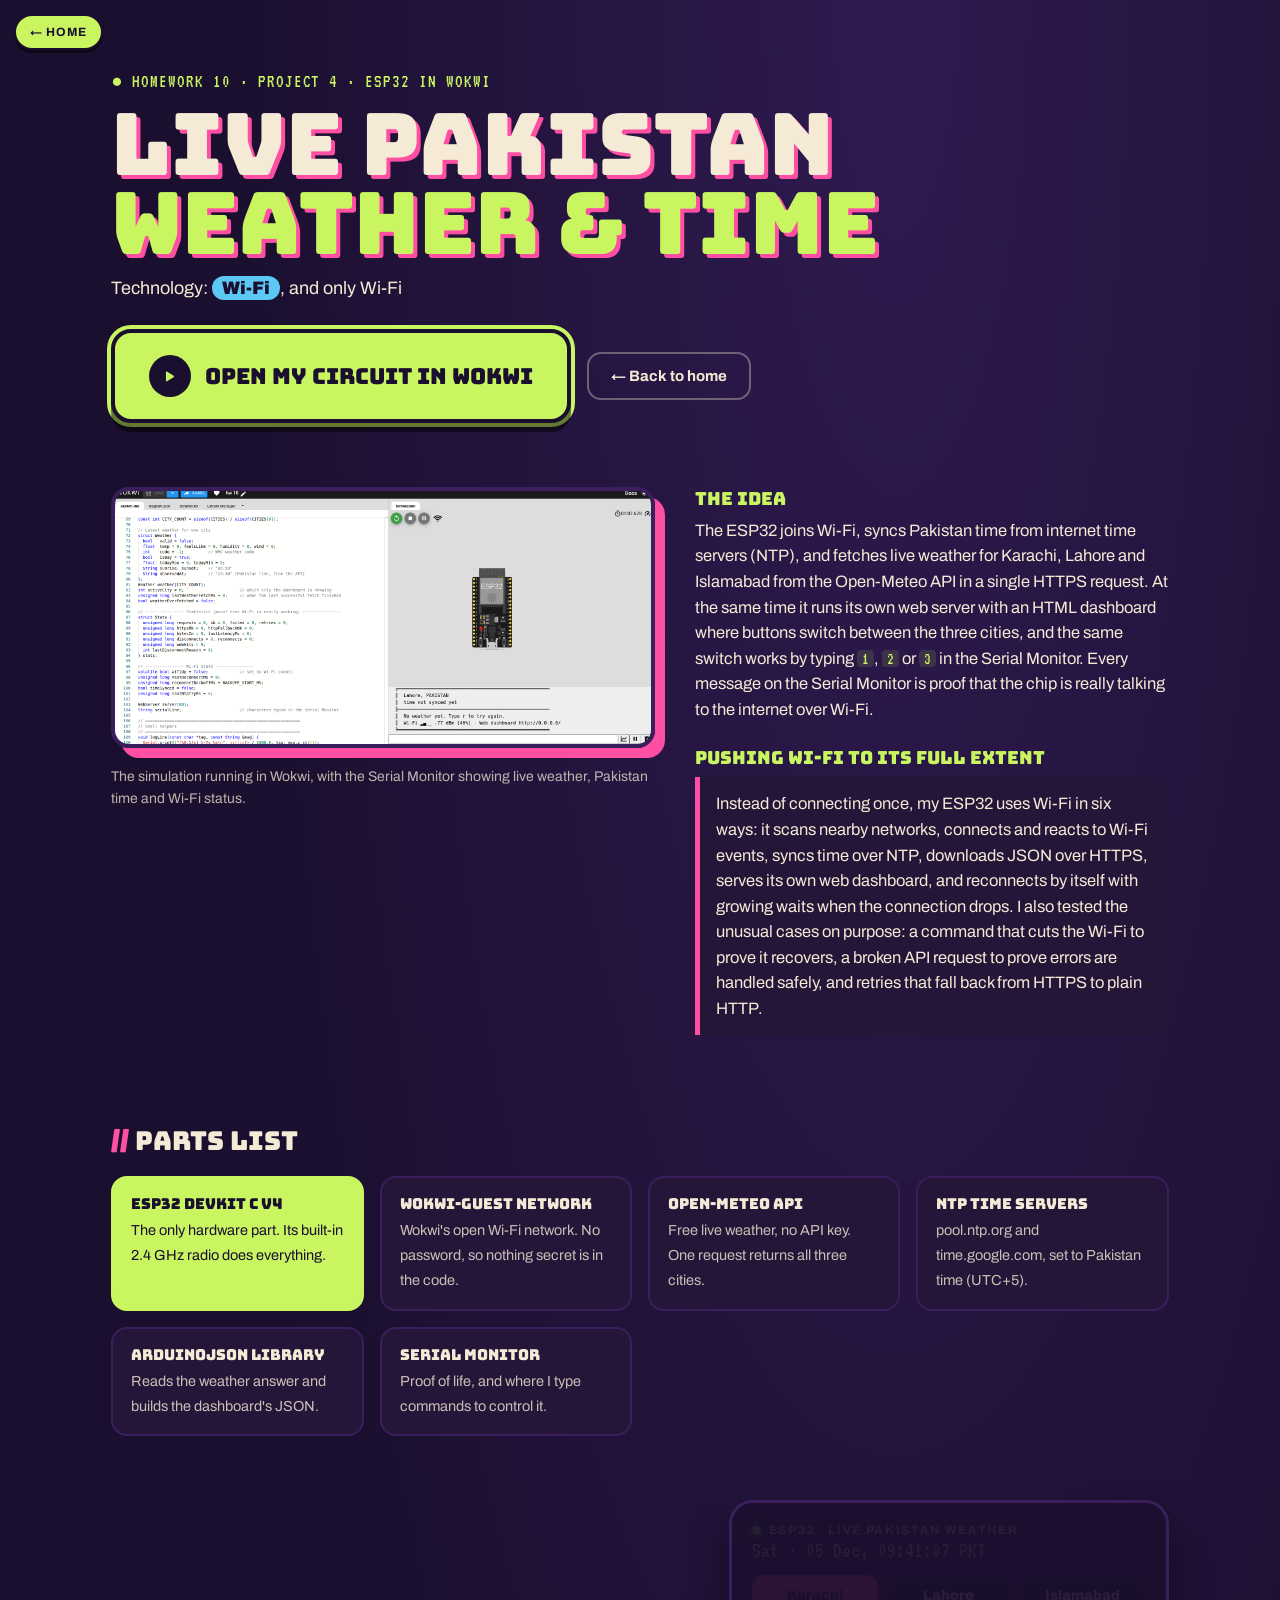
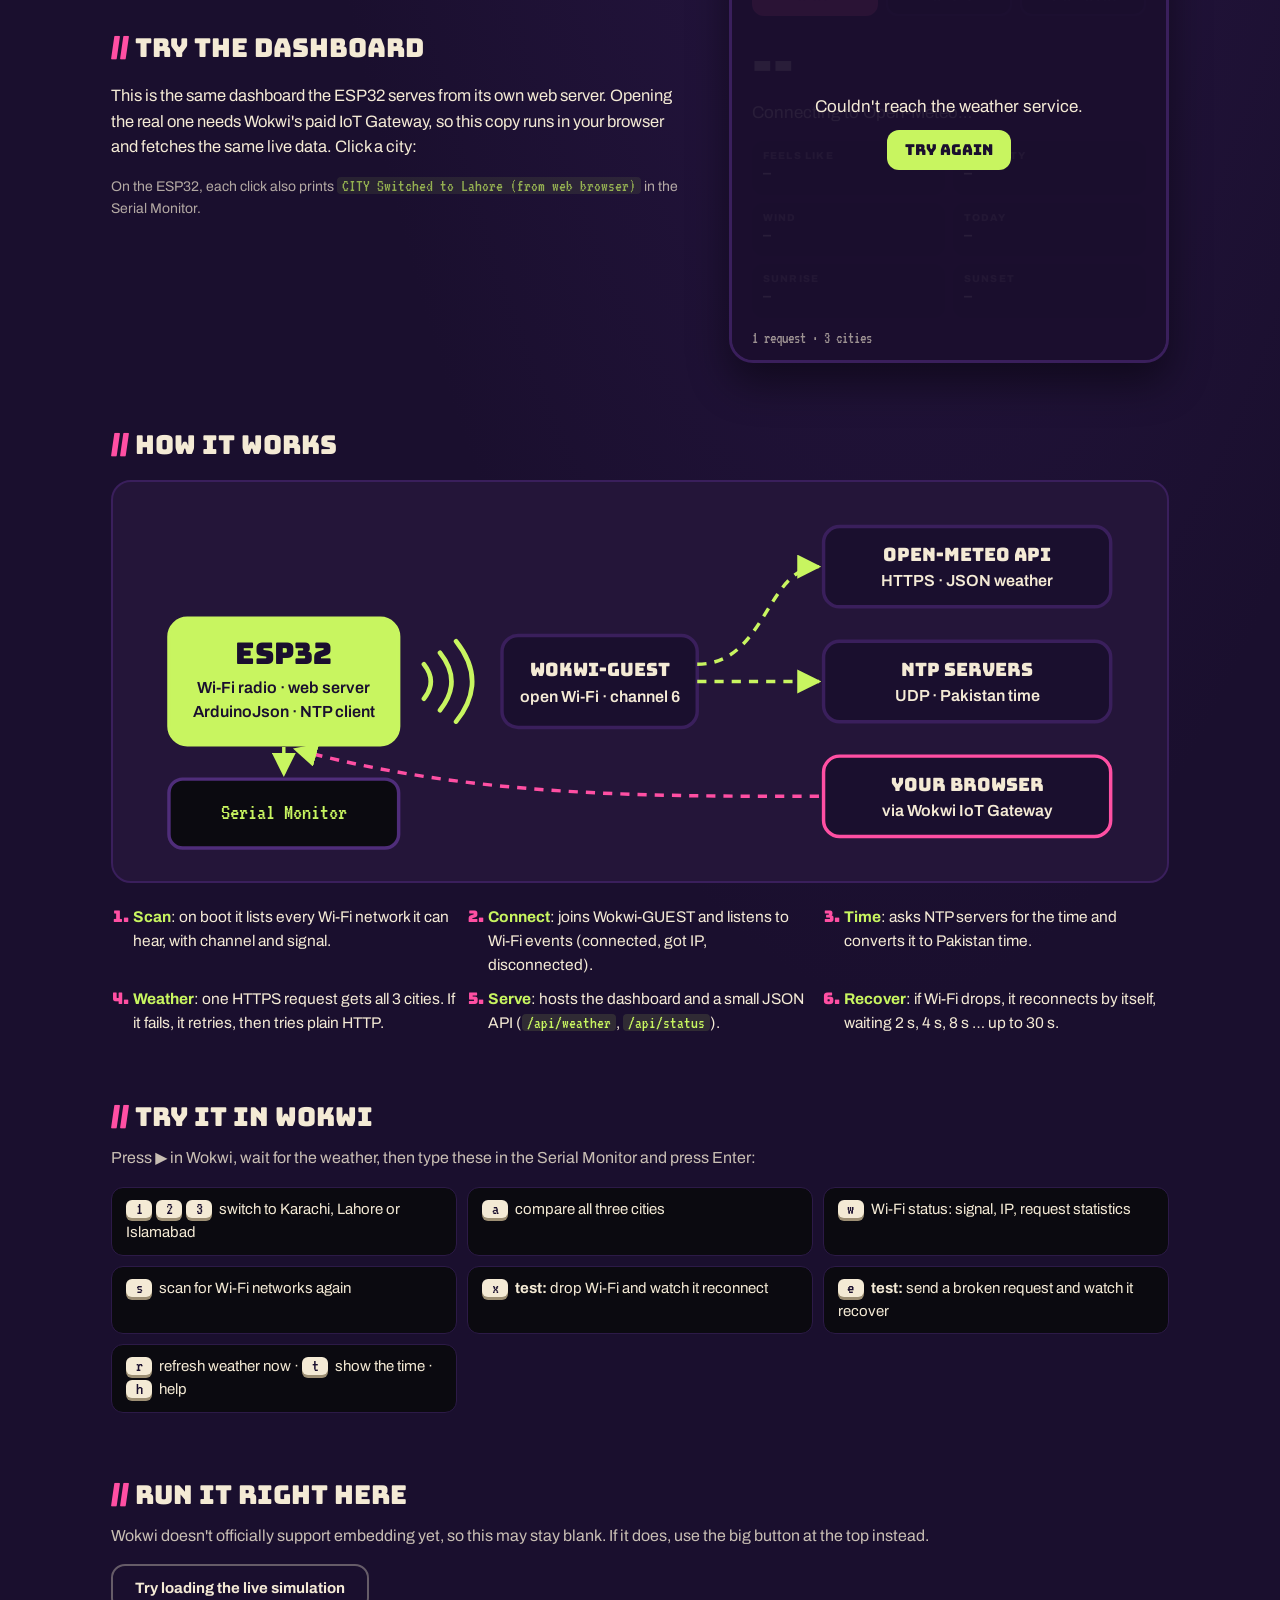
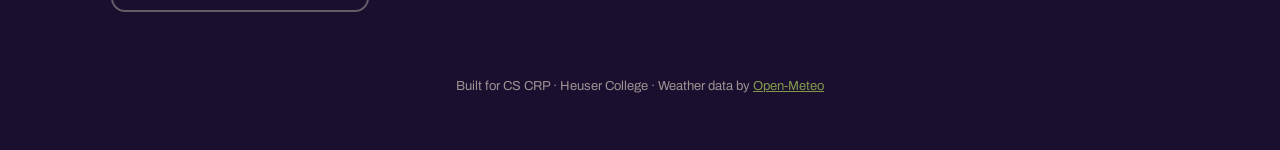
<file: Homework_9/embedded/index.html>
<!DOCTYPE html>
<html lang="en">
<head>
  <meta charset="UTF-8">
  <meta name="viewport" content="width=device-width, initial-scale=1.0">
  <title>Live Pakistan Weather & Time · Homework 10</title>
  <link rel="preconnect" href="https://fonts.googleapis.com">
  <link rel="preconnect" href="https://fonts.gstatic.com" crossorigin>
  <link href="https://fonts.googleapis.com/css2?family=Archivo:wght@400;600;700;800;900&family=Bungee&family=Caveat:wght@600;700&family=VT323&display=swap" rel="stylesheet">
  <link rel="stylesheet" href="embedded.css">
</head>
<body>
  <a class="home-link" href="/">← Home</a>

  <main class="page">

    <!-- ============ TITLE + BIG BUTTON ============ -->
    <section class="hero">
      <span class="kicker">● HOMEWORK 10 · PROJECT 4 · ESP32 IN WOKWI</span>
      <h1 class="title">LIVE PAKISTAN<br><span>WEATHER &amp; TIME</span></h1>
      <p class="tech">Technology: <b>Wi-Fi</b>, and only Wi-Fi</p>
      <div class="cta">
        <!-- ▼▼ Paste your Wokwi share link here (the only place it lives) ▼▼ -->
        <a class="big-btn" id="wokwiLink" href="https://wokwi.com/projects/481598593854146561" target="_blank" rel="noopener">
          <span class="play">▶</span> Open my circuit in Wokwi
        </a>
        <a class="ghost-btn" href="/">← Back to home</a>
      </div>
    </section>

    <!-- ============ SCREENSHOT + EXPLANATION ============ -->
    <section class="split">
      <figure class="shot">
        <img src="wokwi-screenshot.png" alt="Screenshot of the running Wokwi simulation with the Serial Monitor"
             onerror="this.hidden=true;document.getElementById('shotMissing').hidden=false">
        <div class="shot-missing" id="shotMissing" hidden>
          <p class="big">SCREENSHOT GOES HERE</p>
          <p>Save your Wokwi screenshot as <code>wokwi-screenshot.png</code> in the <code>embedded</code> folder.</p>
        </div>
        <figcaption>The simulation running in Wokwi, with the Serial Monitor showing live weather, Pakistan time and Wi-Fi status.</figcaption>
      </figure>

      <div class="explain">
        <h2>The idea</h2>
        <p>The ESP32 joins Wi-Fi, syncs Pakistan time from internet time servers (NTP), and fetches live weather for Karachi, Lahore and Islamabad from the Open-Meteo API in a single HTTPS request. At the same time it runs its own web server with an HTML dashboard where buttons switch between the three cities, and the same switch works by typing <code>1</code>, <code>2</code> or <code>3</code> in the Serial Monitor. Every message on the Serial Monitor is proof that the chip is really talking to the internet over Wi-Fi.</p>

        <h2>Pushing Wi-Fi to its full extent</h2>
        <p class="extent">Instead of connecting once, my ESP32 uses Wi-Fi in six ways: it scans nearby networks, connects and reacts to Wi-Fi events, syncs time over NTP, downloads JSON over HTTPS, serves its own web dashboard, and reconnects by itself with growing waits when the connection drops. I also tested the unusual cases on purpose: a command that cuts the Wi-Fi to prove it recovers, a broken API request to prove errors are handled safely, and retries that fall back from HTTPS to plain HTTP.</p>
      </div>
    </section>

    <!-- ============ PARTS LIST ============ -->
    <section>
      <h2 class="section-title">Parts list</h2>
      <div class="parts">
        <div class="part hw"><b>ESP32 DevKit C v4</b><span>The only hardware part. Its built-in 2.4 GHz radio does everything.</span></div>
        <div class="part"><b>Wokwi-GUEST network</b><span>Wokwi's open Wi-Fi network. No password, so nothing secret is in the code.</span></div>
        <div class="part"><b>Open-Meteo API</b><span>Free live weather, no API key. One request returns all three cities.</span></div>
        <div class="part"><b>NTP time servers</b><span>pool.ntp.org and time.google.com, set to Pakistan time (UTC+5).</span></div>
        <div class="part"><b>ArduinoJson library</b><span>Reads the weather answer and builds the dashboard's JSON.</span></div>
        <div class="part"><b>Serial Monitor</b><span>Proof of life, and where I type commands to control it.</span></div>
      </div>
    </section>

    <!-- ============ LIVE PREVIEW OF THE ESP32 DASHBOARD ============ -->
    <section class="preview-wrap">
      <div class="preview-text">
        <h2 class="section-title">Try the dashboard</h2>
        <p>This is the same dashboard the ESP32 serves from its own web server. Opening the real one needs Wokwi's paid IoT Gateway, so this copy runs in your browser and fetches the same live data. Click a city:</p>
        <p class="note">On the ESP32, each click also prints <code>CITY Switched to Lahore (from web browser)</code> in the Serial Monitor.</p>
      </div>
      <div class="device" id="device">
        <div class="device-top"><span class="led"></span> ESP32 · LIVE PAKISTAN WEATHER</div>
        <div class="clock" id="clock">--:--:-- PKT</div>
        <div class="tabs" role="tablist">
          <button type="button" data-city="0" class="on">Karachi</button>
          <button type="button" data-city="1">Lahore</button>
          <button type="button" data-city="2">Islamabad</button>
        </div>
        <div class="reading" id="reading">
          <div class="temp" id="temp">--</div>
          <div class="sky" id="sky">Connecting to Open-Meteo…</div>
          <div class="grid">
            <div><b>Feels like</b><span id="feels">–</span></div>
            <div><b>Humidity</b><span id="hum">–</span></div>
            <div><b>Wind</b><span id="wind">–</span></div>
            <div><b>Today</b><span id="range">–</span></div>
            <div><b>Sunrise</b><span id="rise">–</span></div>
            <div><b>Sunset</b><span id="set">–</span></div>
          </div>
        </div>
        <div class="device-error" id="previewError" hidden>
          <p>Couldn't reach the weather service.</p>
          <button type="button" id="retry">Try again</button>
        </div>
        <div class="device-foot" id="foot">1 request · 3 cities</div>
      </div>
    </section>

    <!-- ============ HOW IT WORKS ============ -->
    <section>
      <h2 class="section-title">How it works</h2>
      <svg class="diagram" viewBox="0 0 900 330" role="img" aria-label="Diagram: the ESP32 talks over Wi-Fi to the Wokwi-GUEST access point, which reaches Open-Meteo and NTP servers on the internet; a browser reaches the ESP32's web server through the Wokwi IoT Gateway; the Serial Monitor shows logs and sends commands.">
        <defs>
          <marker id="arrow" viewBox="0 0 10 10" refX="9" refY="5" markerWidth="7" markerHeight="7" orient="auto-start-reverse"><path d="M0,0 L10,5 L0,10 z" fill="#C8F560"/></marker>
        </defs>
        <!-- ESP32 -->
        <rect x="40" y="110" width="200" height="110" rx="16" class="box hw"/>
        <text x="140" y="150" class="label big on-lime">ESP32</text>
        <text x="140" y="175" class="label on-lime">Wi-Fi radio · web server</text>
        <text x="140" y="196" class="label on-lime">ArduinoJson · NTP client</text>
        <!-- waves -->
        <path class="wave" d="M262,150 q12,15 0,30"/><path class="wave w2" d="M276,140 q20,25 0,50"/><path class="wave w3" d="M290,130 q28,35 0,70"/>
        <!-- access point -->
        <rect x="330" y="125" width="170" height="80" rx="14" class="box"/>
        <text x="415" y="160" class="label big2">Wokwi-GUEST</text>
        <text x="415" y="183" class="label">open Wi-Fi · channel 6</text>
        <!-- internet services -->
        <rect x="610" y="30" width="250" height="70" rx="14" class="box"/>
        <text x="735" y="60" class="label big2">Open-Meteo API</text>
        <text x="735" y="82" class="label">HTTPS · JSON weather</text>
        <rect x="610" y="130" width="250" height="70" rx="14" class="box"/>
        <text x="735" y="160" class="label big2">NTP servers</text>
        <text x="735" y="182" class="label">UDP · Pakistan time</text>
        <rect x="610" y="230" width="250" height="70" rx="14" class="box pink"/>
        <text x="735" y="260" class="label big2">Your browser</text>
        <text x="735" y="282" class="label">via Wokwi IoT Gateway</text>
        <!-- links -->
        <path class="link" d="M500,150 C560,150 560,65 606,65" marker-end="url(#arrow)"/>
        <path class="link" d="M500,165 L606,165" marker-end="url(#arrow)"/>
        <path class="link back" d="M606,265 C450,265 300,265 150,224" marker-end="url(#arrow)"/>
        <!-- serial monitor -->
        <rect x="40" y="250" width="200" height="60" rx="12" class="box dark"/>
        <text x="140" y="285" class="label mono">Serial Monitor</text>
        <path class="link" d="M140,222 L140,246" marker-end="url(#arrow)"/>
      </svg>
      <ol class="steps">
        <li><b>Scan</b>: on boot it lists every Wi-Fi network it can hear, with channel and signal.</li>
        <li><b>Connect</b>: joins Wokwi-GUEST and listens to Wi-Fi events (connected, got IP, disconnected).</li>
        <li><b>Time</b>: asks NTP servers for the time and converts it to Pakistan time.</li>
        <li><b>Weather</b>: one HTTPS request gets all 3 cities. If it fails, it retries, then tries plain HTTP.</li>
        <li><b>Serve</b>: hosts the dashboard and a small JSON API (<code>/api/weather</code>, <code>/api/status</code>).</li>
        <li><b>Recover</b>: if Wi-Fi drops, it reconnects by itself, waiting 2 s, 4 s, 8 s … up to 30 s.</li>
      </ol>
    </section>

    <!-- ============ SERIAL COMMANDS ============ -->
    <section>
      <h2 class="section-title">Try it in Wokwi</h2>
      <p class="muted">Press ▶ in Wokwi, wait for the weather, then type these in the Serial Monitor and press Enter:</p>
      <div class="commands">
        <div><kbd>1</kbd><kbd>2</kbd><kbd>3</kbd> switch to Karachi, Lahore or Islamabad</div>
        <div><kbd>a</kbd> compare all three cities</div>
        <div><kbd>w</kbd> Wi-Fi status: signal, IP, request statistics</div>
        <div><kbd>s</kbd> scan for Wi-Fi networks again</div>
        <div><kbd>x</kbd> <b>test:</b> drop Wi-Fi and watch it reconnect</div>
        <div><kbd>e</kbd> <b>test:</b> send a broken request and watch it recover</div>
        <div><kbd>r</kbd> refresh weather now · <kbd>t</kbd> show the time · <kbd>h</kbd> help</div>
      </div>
    </section>

    <!-- ============ OPTIONAL EMBED ============ -->
    <section class="embed">
      <h2 class="section-title">Run it right here</h2>
      <p class="muted">Wokwi doesn't officially support embedding yet, so this may stay blank. If it does, use the big button at the top instead.</p>
      <button type="button" class="ghost-btn" id="embedBtn">Try loading the live simulation</button>
      <div class="embed-frame" id="embedFrame" hidden></div>
    </section>

    <p class="credits">Built for CS CRP · Heuser College · Weather data by <a href="https://open-meteo.com/" target="_blank" rel="noopener">Open-Meteo</a></p>
  </main>

  <script src="embedded.js"></script>
</body>
</html>
</file>
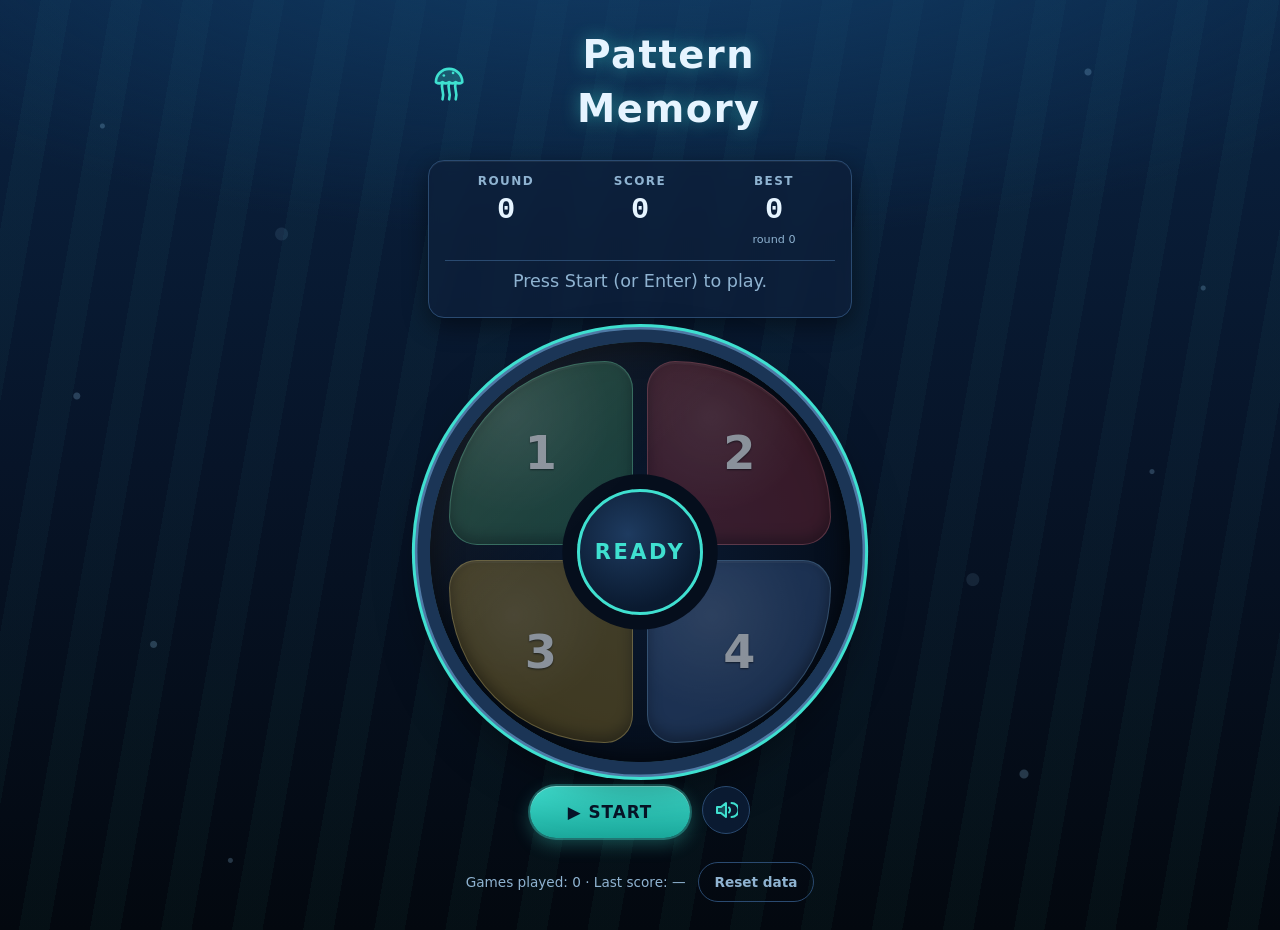
<file: Homework_9/game/index.html>
<!DOCTYPE html>
<html lang="en">
<head>
  <meta charset="utf-8">
  <meta name="viewport" content="width=device-width, initial-scale=1">
  <title>Pattern Memory</title>
  <meta name="description" content="Pattern Memory: watch the glowing pads, then repeat the sequence. A Simon-style memory game.">
  <meta name="color-scheme" content="dark">
  <meta name="theme-color" content="#03080F">
  <link rel="icon" href="data:,">
  <link rel="stylesheet" href="style.css">
  <script src="script.js" defer></script>
</head>
<body>
  <main id="app" data-state="idle">
    <noscript><p>Pattern Memory needs JavaScript.</p></noscript>
    <h1 id="title"><svg class="title-emblem" viewBox="0 0 32 32" fill="none" stroke="currentColor" stroke-width="2" stroke-linecap="round" stroke-linejoin="round" aria-hidden="true" focusable="false"><path d="M6 16 A10 10 0 0 1 26 16 Q23.5 18 21 16 Q18.5 18 16 16 Q13.5 18 11 16 Q8.5 18 6 16 Z" fill="rgba(63,224,208,0.25)"/><path d="M11 17 C9 21 13 23 11 29"/><path d="M16 17 C14 21 18 23 16 29"/><path d="M21 17 C19 21 23 23 21 29"/><circle cx="12" cy="11" r="1" fill="currentColor" stroke="none"/><circle cx="19" cy="9" r="1" fill="currentColor" stroke="none"/></svg>Pattern Memory</h1>
    <section id="hud">
      <span class="stat"><span id="round-label">Round</span><span id="round-value">0</span></span>
      <span class="stat"><span id="score-label">Score</span><span id="score-value">0</span></span>
      <span class="stat stat-best"><span id="best-label">Best</span><span id="best-value">0</span><span id="best-round">round 0</span></span>
      <p id="status" aria-live="polite">Press Start (or Enter) to play.</p>
      <p id="storage-note" hidden>Progress can't be saved in this browser: records last until you close the tab.</p>
    </section>
    <div id="board" class="board" tabindex="-1">
      <button id="pad-0" class="pad pad-green" data-pad="0" aria-label="Green pad (key 1)">1</button>
      <button id="pad-1" class="pad pad-red" data-pad="1" aria-label="Red pad (key 2)">2</button>
      <button id="pad-2" class="pad pad-yellow" data-pad="2" aria-label="Yellow pad (key 3)">3</button>
      <button id="pad-3" class="pad pad-blue" data-pad="3" aria-label="Blue pad (key 4)">4</button>
    </div>
    <div id="controls">
      <button id="start-btn">Start</button>
      <button id="restart-btn" hidden>Play again</button>
      <button id="pause-btn" type="button" class="icon-btn" aria-label="Pause game" title="Pause (P)" hidden><svg viewBox="0 0 24 24" width="24" height="24" aria-hidden="true" focusable="false"><rect x="6" y="5" width="4" height="14" rx="1" fill="currentColor"/><rect x="14" y="5" width="4" height="14" rx="1" fill="currentColor"/></svg></button>
      <button id="mute-btn" type="button" class="icon-btn" aria-pressed="false" aria-label="Mute sound" title="Mute sound (M)"><svg viewBox="0 0 24 24" width="24" height="24" aria-hidden="true" focusable="false" fill="none" stroke="currentColor" stroke-width="2" stroke-linecap="round" stroke-linejoin="round"><path class="icon-speaker" d="M3 9 H7 L12 5 V19 L7 15 H3 Z" fill="currentColor" fill-opacity="0.25"/><path class="icon-waves" d="M15 9.5 A3.5 3.5 0 0 1 15 14.5"/><path class="icon-waves" d="M17.5 5 A7 7 0 0 1 17.5 19"/><path class="icon-x" d="M16 9 L22 15"/><path class="icon-x" d="M22 9 L16 15"/></svg></button>
    </div>
    <div id="gameover-panel" hidden>
      <p id="gameover-message"></p>
      <p id="final-score"></p>
      <p id="gameover-best"></p>
      <p id="new-high" role="status" hidden>New high score!</p>
    </div>
    <div id="data-bar">
      <span id="records-line">Games played: 0 · Last score: —</span>
      <button id="reset-btn" type="button" class="btn-ghost" aria-haspopup="dialog" aria-controls="confirm-panel">Reset data</button>
    </div>
  </main>
  <div id="fx-layer" aria-hidden="true"></div>
  <div id="pause-overlay" class="overlay modal-enter" role="dialog" aria-modal="true" aria-labelledby="pause-title" hidden>
    <div class="modal-card">
      <h2 id="pause-title"><svg viewBox="0 0 24 24" width="22" height="22" aria-hidden="true" focusable="false"><rect x="6" y="5" width="4" height="14" rx="1" fill="currentColor"/><rect x="14" y="5" width="4" height="14" rx="1" fill="currentColor"/></svg>Paused</h2>
      <p id="pause-info"></p>
      <p class="modal-hint">Press P or Esc to resume.</p>
      <div class="modal-actions modal-stack">
        <button id="resume-btn" type="button" class="btn-primary">Resume</button>
        <button id="pause-restart-btn" type="button" class="btn-ghost">Restart</button>
        <button id="pause-quit-btn" type="button" class="btn-ghost">Quit to menu</button>
      </div>
    </div>
  </div>
  <div id="confirm-panel" class="overlay modal-enter" role="alertdialog" aria-modal="true" aria-labelledby="confirm-title" aria-describedby="confirm-desc" hidden>
    <div class="modal-card">
      <h2 id="confirm-title">Reset saved data?</h2>
      <p id="confirm-desc">This erases your high score, best round, games played and last score. Your sound setting is kept. This can't be undone.</p>
      <div class="modal-actions">
        <button id="confirm-no" type="button" class="btn-ghost">Cancel</button>
        <button id="confirm-yes" type="button" class="btn-danger">Erase data</button>
      </div>
    </div>
  </div>
</body>
</html>
</file>
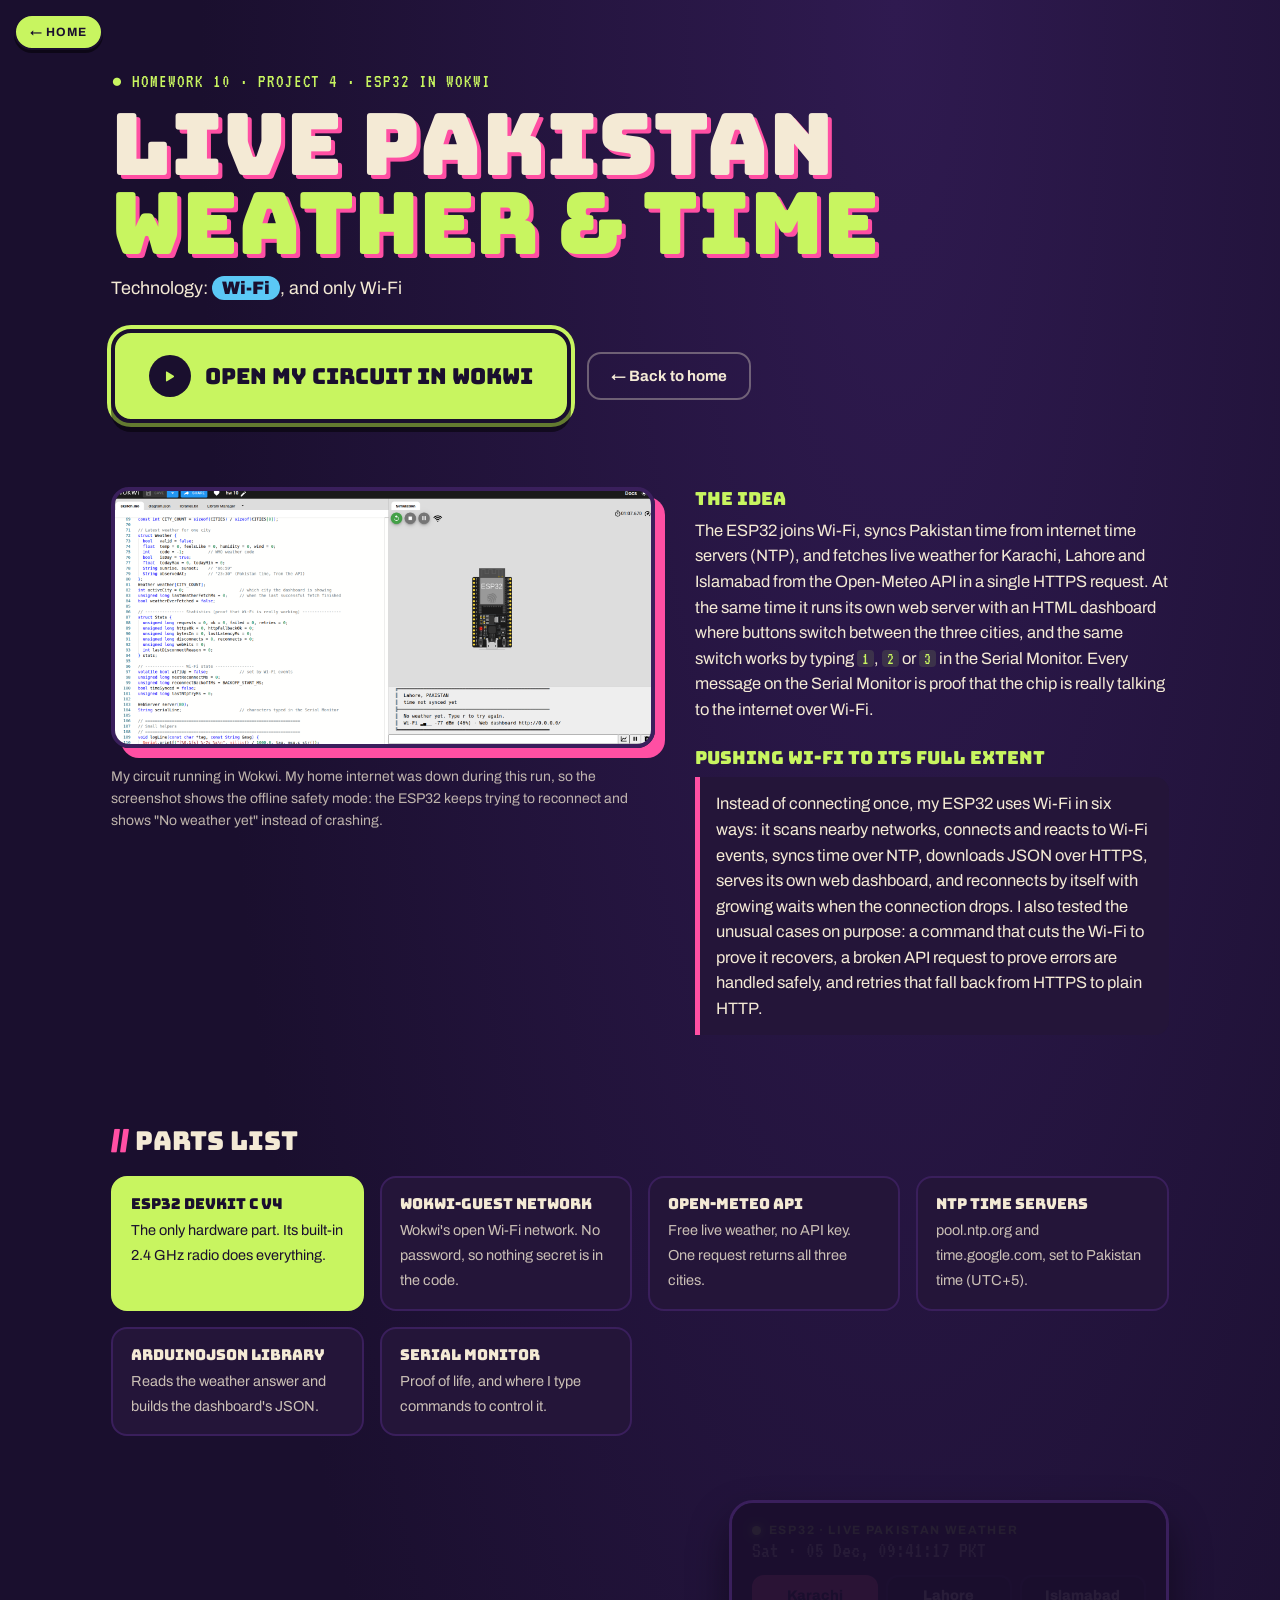
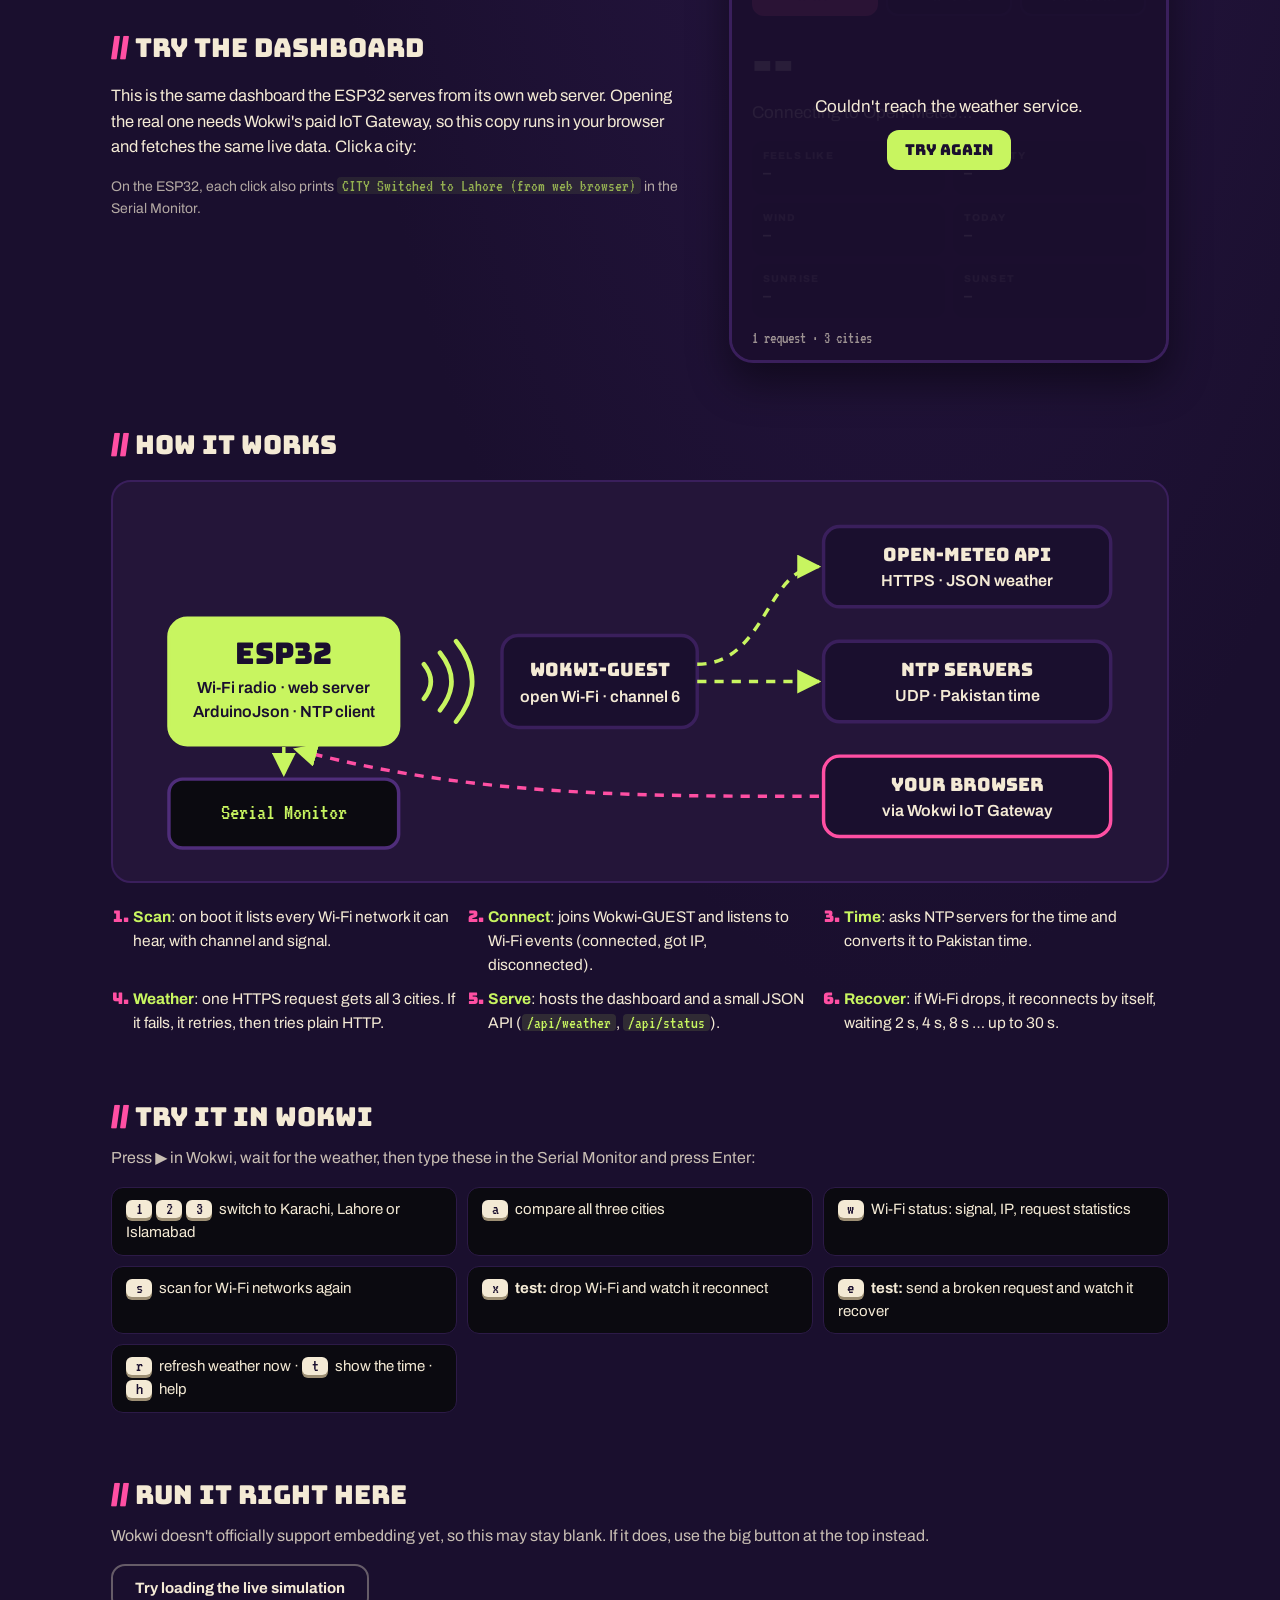
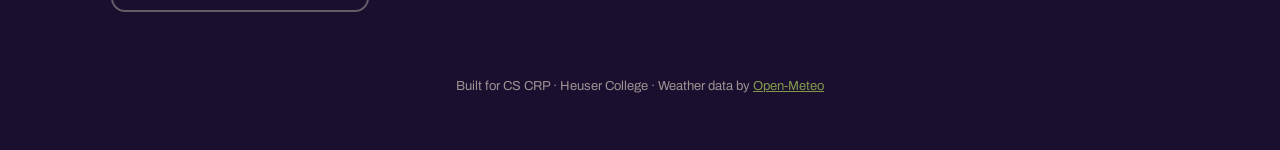
<file: Homework_9/embedded/index (1).html>
<!DOCTYPE html>
<html lang="en">
<head>
  <meta charset="UTF-8">
  <meta name="viewport" content="width=device-width, initial-scale=1.0">
  <title>Live Pakistan Weather & Time · Homework 10</title>
  <link rel="preconnect" href="https://fonts.googleapis.com">
  <link rel="preconnect" href="https://fonts.gstatic.com" crossorigin>
  <link href="https://fonts.googleapis.com/css2?family=Archivo:wght@400;600;700;800;900&family=Bungee&family=Caveat:wght@600;700&family=VT323&display=swap" rel="stylesheet">
  <link rel="stylesheet" href="embedded.css">
</head>
<body>
  <a class="home-link" href="/">← Home</a>

  <main class="page">

    <!-- ============ TITLE + BIG BUTTON ============ -->
    <section class="hero">
      <span class="kicker">● HOMEWORK 10 · PROJECT 4 · ESP32 IN WOKWI</span>
      <h1 class="title">LIVE PAKISTAN<br><span>WEATHER &amp; TIME</span></h1>
      <p class="tech">Technology: <b>Wi-Fi</b>, and only Wi-Fi</p>
      <div class="cta">
        <!-- ▼▼ Paste your Wokwi share link here (the only place it lives) ▼▼ -->
        <a class="big-btn" id="wokwiLink" href="https://wokwi.com/projects/481598593854146561" target="_blank" rel="noopener">
          <span class="play">▶</span> Open my circuit in Wokwi
        </a>
        <a class="ghost-btn" href="/">← Back to home</a>
      </div>
    </section>

    <!-- ============ SCREENSHOT + EXPLANATION ============ -->
    <section class="split">
      <figure class="shot" id="shot">
        <!-- If wokwi-screenshot.png is missing, this whole box hides itself -->
        <img src="wokwi-screenshot.png" alt="Screenshot of the running Wokwi simulation with the Serial Monitor"
             onerror="document.getElementById('shot').remove();document.querySelector('.split').style.gridTemplateColumns='1fr'">
        <figcaption>My circuit running in Wokwi. My home internet was down during this run, so the screenshot shows the offline safety mode: the ESP32 keeps trying to reconnect and shows "No weather yet" instead of crashing.</figcaption>
      </figure>

      <div class="explain">
        <h2>The idea</h2>
        <p>The ESP32 joins Wi-Fi, syncs Pakistan time from internet time servers (NTP), and fetches live weather for Karachi, Lahore and Islamabad from the Open-Meteo API in a single HTTPS request. At the same time it runs its own web server with an HTML dashboard where buttons switch between the three cities, and the same switch works by typing <code>1</code>, <code>2</code> or <code>3</code> in the Serial Monitor. Every message on the Serial Monitor is proof that the chip is really talking to the internet over Wi-Fi.</p>

        <h2>Pushing Wi-Fi to its full extent</h2>
        <p class="extent">Instead of connecting once, my ESP32 uses Wi-Fi in six ways: it scans nearby networks, connects and reacts to Wi-Fi events, syncs time over NTP, downloads JSON over HTTPS, serves its own web dashboard, and reconnects by itself with growing waits when the connection drops. I also tested the unusual cases on purpose: a command that cuts the Wi-Fi to prove it recovers, a broken API request to prove errors are handled safely, and retries that fall back from HTTPS to plain HTTP.</p>
      </div>
    </section>

    <!-- ============ PARTS LIST ============ -->
    <section>
      <h2 class="section-title">Parts list</h2>
      <div class="parts">
        <div class="part hw"><b>ESP32 DevKit C v4</b><span>The only hardware part. Its built-in 2.4 GHz radio does everything.</span></div>
        <div class="part"><b>Wokwi-GUEST network</b><span>Wokwi's open Wi-Fi network. No password, so nothing secret is in the code.</span></div>
        <div class="part"><b>Open-Meteo API</b><span>Free live weather, no API key. One request returns all three cities.</span></div>
        <div class="part"><b>NTP time servers</b><span>pool.ntp.org and time.google.com, set to Pakistan time (UTC+5).</span></div>
        <div class="part"><b>ArduinoJson library</b><span>Reads the weather answer and builds the dashboard's JSON.</span></div>
        <div class="part"><b>Serial Monitor</b><span>Proof of life, and where I type commands to control it.</span></div>
      </div>
    </section>

    <!-- ============ LIVE PREVIEW OF THE ESP32 DASHBOARD ============ -->
    <section class="preview-wrap">
      <div class="preview-text">
        <h2 class="section-title">Try the dashboard</h2>
        <p>This is the same dashboard the ESP32 serves from its own web server. Opening the real one needs Wokwi's paid IoT Gateway, so this copy runs in your browser and fetches the same live data. Click a city:</p>
        <p class="note">On the ESP32, each click also prints <code>CITY Switched to Lahore (from web browser)</code> in the Serial Monitor.</p>
      </div>
      <div class="device" id="device">
        <div class="device-top"><span class="led"></span> ESP32 · LIVE PAKISTAN WEATHER</div>
        <div class="clock" id="clock">--:--:-- PKT</div>
        <div class="tabs" role="tablist">
          <button type="button" data-city="0" class="on">Karachi</button>
          <button type="button" data-city="1">Lahore</button>
          <button type="button" data-city="2">Islamabad</button>
        </div>
        <div class="reading" id="reading">
          <div class="temp" id="temp">--</div>
          <div class="sky" id="sky">Connecting to Open-Meteo…</div>
          <div class="grid">
            <div><b>Feels like</b><span id="feels">–</span></div>
            <div><b>Humidity</b><span id="hum">–</span></div>
            <div><b>Wind</b><span id="wind">–</span></div>
            <div><b>Today</b><span id="range">–</span></div>
            <div><b>Sunrise</b><span id="rise">–</span></div>
            <div><b>Sunset</b><span id="set">–</span></div>
          </div>
        </div>
        <div class="device-error" id="previewError" hidden>
          <p>Couldn't reach the weather service.</p>
          <button type="button" id="retry">Try again</button>
        </div>
        <div class="device-foot" id="foot">1 request · 3 cities</div>
      </div>
    </section>

    <!-- ============ HOW IT WORKS ============ -->
    <section>
      <h2 class="section-title">How it works</h2>
      <svg class="diagram" viewBox="0 0 900 330" role="img" aria-label="Diagram: the ESP32 talks over Wi-Fi to the Wokwi-GUEST access point, which reaches Open-Meteo and NTP servers on the internet; a browser reaches the ESP32's web server through the Wokwi IoT Gateway; the Serial Monitor shows logs and sends commands.">
        <defs>
          <marker id="arrow" viewBox="0 0 10 10" refX="9" refY="5" markerWidth="7" markerHeight="7" orient="auto-start-reverse"><path d="M0,0 L10,5 L0,10 z" fill="#C8F560"/></marker>
        </defs>
        <!-- ESP32 -->
        <rect x="40" y="110" width="200" height="110" rx="16" class="box hw"/>
        <text x="140" y="150" class="label big on-lime">ESP32</text>
        <text x="140" y="175" class="label on-lime">Wi-Fi radio · web server</text>
        <text x="140" y="196" class="label on-lime">ArduinoJson · NTP client</text>
        <!-- waves -->
        <path class="wave" d="M262,150 q12,15 0,30"/><path class="wave w2" d="M276,140 q20,25 0,50"/><path class="wave w3" d="M290,130 q28,35 0,70"/>
        <!-- access point -->
        <rect x="330" y="125" width="170" height="80" rx="14" class="box"/>
        <text x="415" y="160" class="label big2">Wokwi-GUEST</text>
        <text x="415" y="183" class="label">open Wi-Fi · channel 6</text>
        <!-- internet services -->
        <rect x="610" y="30" width="250" height="70" rx="14" class="box"/>
        <text x="735" y="60" class="label big2">Open-Meteo API</text>
        <text x="735" y="82" class="label">HTTPS · JSON weather</text>
        <rect x="610" y="130" width="250" height="70" rx="14" class="box"/>
        <text x="735" y="160" class="label big2">NTP servers</text>
        <text x="735" y="182" class="label">UDP · Pakistan time</text>
        <rect x="610" y="230" width="250" height="70" rx="14" class="box pink"/>
        <text x="735" y="260" class="label big2">Your browser</text>
        <text x="735" y="282" class="label">via Wokwi IoT Gateway</text>
        <!-- links -->
        <path class="link" d="M500,150 C560,150 560,65 606,65" marker-end="url(#arrow)"/>
        <path class="link" d="M500,165 L606,165" marker-end="url(#arrow)"/>
        <path class="link back" d="M606,265 C450,265 300,265 150,224" marker-end="url(#arrow)"/>
        <!-- serial monitor -->
        <rect x="40" y="250" width="200" height="60" rx="12" class="box dark"/>
        <text x="140" y="285" class="label mono">Serial Monitor</text>
        <path class="link" d="M140,222 L140,246" marker-end="url(#arrow)"/>
      </svg>
      <ol class="steps">
        <li><b>Scan</b>: on boot it lists every Wi-Fi network it can hear, with channel and signal.</li>
        <li><b>Connect</b>: joins Wokwi-GUEST and listens to Wi-Fi events (connected, got IP, disconnected).</li>
        <li><b>Time</b>: asks NTP servers for the time and converts it to Pakistan time.</li>
        <li><b>Weather</b>: one HTTPS request gets all 3 cities. If it fails, it retries, then tries plain HTTP.</li>
        <li><b>Serve</b>: hosts the dashboard and a small JSON API (<code>/api/weather</code>, <code>/api/status</code>).</li>
        <li><b>Recover</b>: if Wi-Fi drops, it reconnects by itself, waiting 2 s, 4 s, 8 s … up to 30 s.</li>
      </ol>
    </section>

    <!-- ============ SERIAL COMMANDS ============ -->
    <section>
      <h2 class="section-title">Try it in Wokwi</h2>
      <p class="muted">Press ▶ in Wokwi, wait for the weather, then type these in the Serial Monitor and press Enter:</p>
      <div class="commands">
        <div><kbd>1</kbd><kbd>2</kbd><kbd>3</kbd> switch to Karachi, Lahore or Islamabad</div>
        <div><kbd>a</kbd> compare all three cities</div>
        <div><kbd>w</kbd> Wi-Fi status: signal, IP, request statistics</div>
        <div><kbd>s</kbd> scan for Wi-Fi networks again</div>
        <div><kbd>x</kbd> <b>test:</b> drop Wi-Fi and watch it reconnect</div>
        <div><kbd>e</kbd> <b>test:</b> send a broken request and watch it recover</div>
        <div><kbd>r</kbd> refresh weather now · <kbd>t</kbd> show the time · <kbd>h</kbd> help</div>
      </div>
    </section>

    <!-- ============ OPTIONAL EMBED ============ -->
    <section class="embed">
      <h2 class="section-title">Run it right here</h2>
      <p class="muted">Wokwi doesn't officially support embedding yet, so this may stay blank. If it does, use the big button at the top instead.</p>
      <button type="button" class="ghost-btn" id="embedBtn">Try loading the live simulation</button>
      <div class="embed-frame" id="embedFrame" hidden></div>
    </section>

    <p class="credits">Built for CS CRP · Heuser College · Weather data by <a href="https://open-meteo.com/" target="_blank" rel="noopener">Open-Meteo</a></p>
  </main>

  <script src="embedded.js"></script>
</body>
</html>
</file>
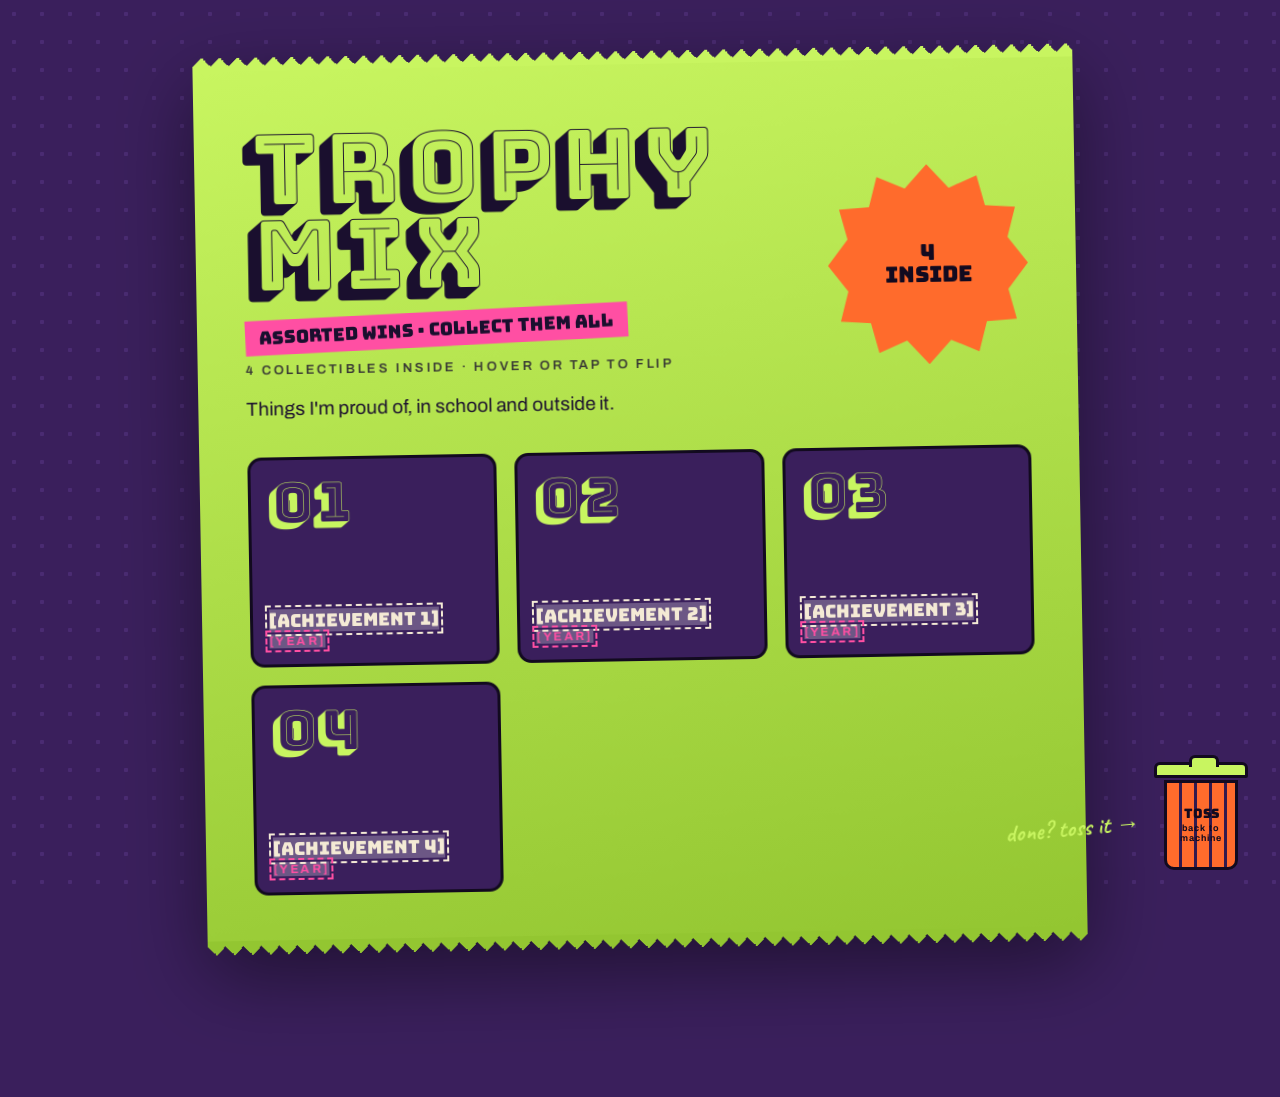
<file: Homework_9/portfolio/achievements.html>
<!DOCTYPE html>
<html lang="en">
<head>
  <meta charset="UTF-8">
  <meta name="viewport" content="width=device-width, initial-scale=1.0">
  <title>Trophy Mix · Achievements</title>
  <link rel="preconnect" href="https://fonts.googleapis.com">
  <link rel="preconnect" href="https://fonts.gstatic.com" crossorigin>
  <link href="https://fonts.googleapis.com/css2?family=Archivo:wght@400;600;800;900&family=Bungee&family=Bungee+Shade&family=Caveat:wght@600;700&display=swap" rel="stylesheet">
  <link rel="stylesheet" href="css/wrapper.css">
  <style>
    body {
      --page-bg: #3A1F5C; --page-dot: #5a3888;
      --w1: #C8F560; --w2: #93C631; --w-ink: #1A0F2E;
      --ribbon: #FF4FA3; --ribbon-ink: #1A0F2E;
      --burst: #FF6B2C; --meter: #FF4FA3;
      --bin: #FF6B2C; --bin-lid: #C8F560; --hint: #C8F560;
    }
  </style>
</head>
<body>
  <main class="unwrap">
    <article class="wrapper" id="wrapper">
      <div class="tear" id="tear">✂ · · · tear here · · ·</div>

      <div class="front">
        <div>
          <h1 class="brand">TROPHY<br>MIX</h1>
          <span class="flavor">assorted wins · collect them all</span>
          <p class="netwt">4 collectibles inside · hover or tap to flip</p>
          <p class="lead">Things I'm proud of, in school and outside it.</p>
        </div>
        <div class="burst"><span>4<br>INSIDE</span></div>
      </div>

      <div class="contents">
        <div class="cards">
          <button class="card" type="button">
            <span class="card-inner">
              <span class="card-face card-front"><span class="num">01</span><span><span class="ct"><span class="todo">[Achievement 1]</span></span><span class="year"><span class="todo">[YEAR]</span></span></span></span>
              <span class="card-face card-back"><span><strong><span class="todo">[short title]</span></strong><span class="todo">[One or two sentences on what happened and why it matters to you.]</span></span></span>
            </span>
          </button>
          <button class="card" type="button">
            <span class="card-inner">
              <span class="card-face card-front"><span class="num">02</span><span><span class="ct"><span class="todo">[Achievement 2]</span></span><span class="year"><span class="todo">[YEAR]</span></span></span></span>
              <span class="card-face card-back"><span><strong><span class="todo">[short title]</span></strong><span class="todo">[One or two sentences on what happened and why it matters to you.]</span></span></span>
            </span>
          </button>
          <button class="card" type="button">
            <span class="card-inner">
              <span class="card-face card-front"><span class="num">03</span><span><span class="ct"><span class="todo">[Achievement 3]</span></span><span class="year"><span class="todo">[YEAR]</span></span></span></span>
              <span class="card-face card-back"><span><strong><span class="todo">[short title]</span></strong><span class="todo">[One or two sentences on what happened and why it matters to you.]</span></span></span>
            </span>
          </button>
          <button class="card" type="button">
            <span class="card-inner">
              <span class="card-face card-front"><span class="num">04</span><span><span class="ct"><span class="todo">[Achievement 4]</span></span><span class="year"><span class="todo">[YEAR]</span></span></span></span>
              <span class="card-face card-back"><span><strong><span class="todo">[short title]</span></strong><span class="todo">[One or two sentences on what happened and why it matters to you.]</span></span></span>
            </span>
          </button>
        </div>
      </div>
    </article>
  </main>

  <span class="bin-hint">done? toss it →</span>
  <button class="bin" id="bin" type="button" aria-label="Toss the wrapper in the bin and go back to the vending machine">
    <span class="bin-lid"></span>
    <span class="bin-body"><span>TOSS<small>back to machine</small></span></span>
  </button>

  <script src="js/wrapper.js"></script>
</body>
</html>
</file>
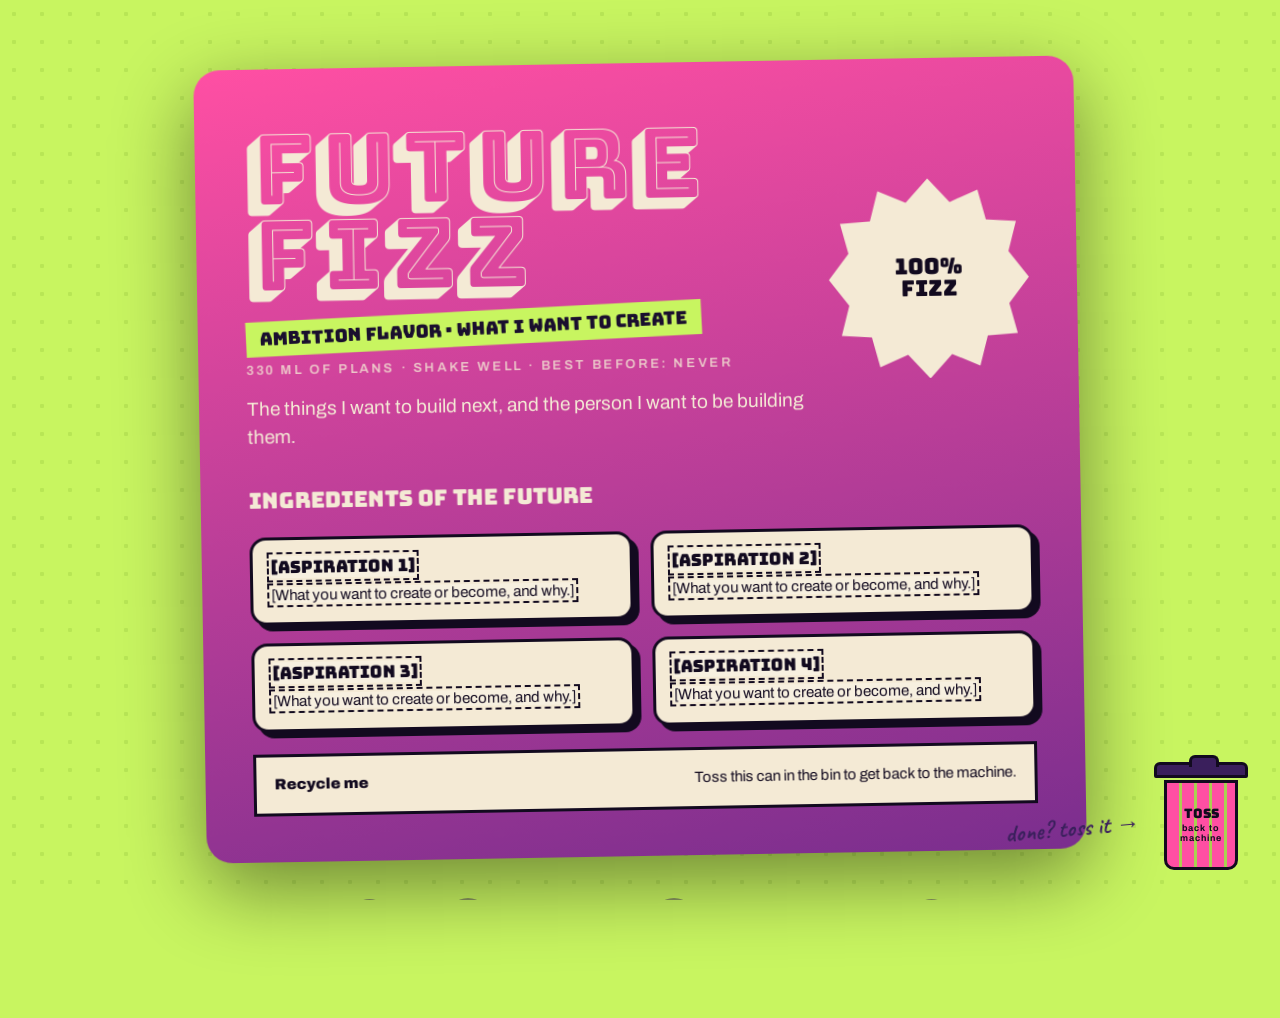
<file: Homework_9/portfolio/aspirations.html>
<!DOCTYPE html>
<html lang="en">
<head>
  <meta charset="UTF-8">
  <meta name="viewport" content="width=device-width, initial-scale=1.0">
  <title>Future Fizz · Aspirations</title>
  <link rel="preconnect" href="https://fonts.googleapis.com">
  <link rel="preconnect" href="https://fonts.gstatic.com" crossorigin>
  <link href="https://fonts.googleapis.com/css2?family=Archivo:wght@400;600;800;900&family=Bungee&family=Bungee+Shade&family=Caveat:wght@600;700&display=swap" rel="stylesheet">
  <link rel="stylesheet" href="css/wrapper.css">
  <style>
    body {
      --page-bg: #C8F560; --page-dot: #a9d84a;
      --w1: #FF4FA3; --w2: #7A2E8E; --w-ink: #F4EAD5;
      --ribbon: #C8F560; --ribbon-ink: #1A0F2E;
      --burst: #F4EAD5; --meter: #FF4FA3;
      --bin: #FF4FA3; --bin-lid: #3A1F5C; --hint: #3A1F5C;
    }
    .unwrap { z-index: 1; }
    .pieces { grid-template-columns: repeat(auto-fit, minmax(300px, 1fr)); }
    .wrapper { border-radius: 26px; }
    .wrapper::before, .wrapper::after { display: none; }
    .tear { border-radius: 26px 26px 0 0; top: 0; }
    .tear::before { display: none; }
  </style>
</head>
<body>
  <div class="bubbles" aria-hidden="true"></div>
  <main class="unwrap">
    <article class="wrapper" id="wrapper">
      <div class="tear" id="tear">✂ · · · pull tab · · ·</div>

      <div class="front">
        <div>
          <h1 class="brand">FUTURE<br>FIZZ</h1>
          <span class="flavor">ambition flavor · what I want to create</span>
          <p class="netwt">330 ml of plans · shake well · best before: never</p>
          <p class="lead">The things I want to build next, and the person I want to be building them.</p>
        </div>
        <div class="burst"><span>100%<br>FIZZ</span></div>
      </div>

      <div class="contents">
        <h2 class="section-title">Ingredients of the future</h2>
        <div class="pieces">
          <div class="piece">
            <h3><span class="todo">[Aspiration 1]</span></h3>
            <p><span class="todo">[What you want to create or become, and why.]</span></p>
          </div>
          <div class="piece">
            <h3><span class="todo">[Aspiration 2]</span></h3>
            <p><span class="todo">[What you want to create or become, and why.]</span></p>
          </div>
          <div class="piece">
            <h3><span class="todo">[Aspiration 3]</span></h3>
            <p><span class="todo">[What you want to create or become, and why.]</span></p>
          </div>
          <div class="piece">
            <h3><span class="todo">[Aspiration 4]</span></h3>
            <p><span class="todo">[What you want to create or become, and why.]</span></p>
          </div>
        </div>
        <section class="label" aria-label="Recycling information">
          <div class="row"><b>Recycle me</b><span>Toss this can in the bin to get back to the machine.</span></div>
        </section>
      </div>
    </article>
  </main>

  <span class="bin-hint">done? toss it →</span>
  <button class="bin" id="bin" type="button" aria-label="Toss the can in the bin and go back to the vending machine">
    <span class="bin-lid"></span>
    <span class="bin-body"><span>TOSS<small>back to machine</small></span></span>
  </button>

  <script src="js/wrapper.js"></script>
</body>
</html>
</file>
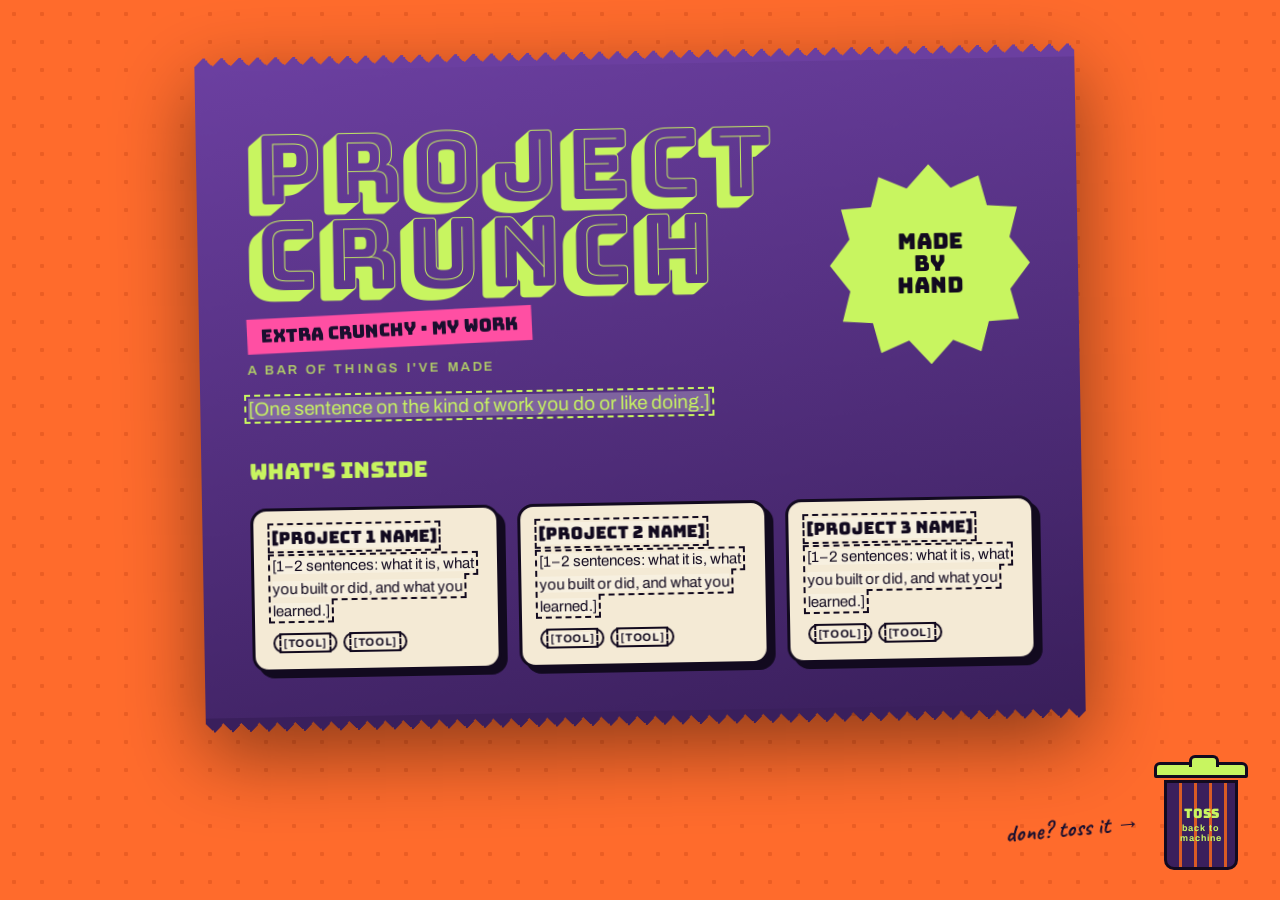
<file: Homework_9/portfolio/work.html>
<!DOCTYPE html>
<html lang="en">
<head>
  <meta charset="UTF-8">
  <meta name="viewport" content="width=device-width, initial-scale=1.0">
  <title>Project Crunch · My Work</title>
  <link rel="preconnect" href="https://fonts.googleapis.com">
  <link rel="preconnect" href="https://fonts.gstatic.com" crossorigin>
  <link href="https://fonts.googleapis.com/css2?family=Archivo:wght@400;600;800;900&family=Bungee&family=Bungee+Shade&family=Caveat:wght@600;700&display=swap" rel="stylesheet">
  <link rel="stylesheet" href="css/wrapper.css">
  <style>
    body {
      --page-bg: #FF6B2C; --page-dot: #D9501A;
      --w1: #6B3FA0; --w2: #3A1F5C; --w-ink: #C8F560;
      --ribbon: #FF4FA3; --ribbon-ink: #1A0F2E;
      --burst: #C8F560; --meter: #6B3FA0;
      --bin: #3A1F5C; --bin-lid: #C8F560; --hint: #1A0F2E;
    }
    .bin-body { color: #C8F560; }
  </style>
</head>
<body>
  <main class="unwrap">
    <article class="wrapper" id="wrapper">
      <div class="tear" id="tear">✂ · · · tear here · · ·</div>

      <div class="front">
        <div>
          <h1 class="brand">PROJECT<br>CRUNCH</h1>
          <span class="flavor">extra crunchy · my work</span>
          <p class="netwt">a bar of things I've made</p>
          <p class="lead"><span class="todo">[One sentence on the kind of work you do or like doing.]</span></p>
        </div>
        <div class="burst"><span>MADE<br>BY<br>HAND</span></div>
      </div>

      <div class="contents">
        <h2 class="section-title">What's inside</h2>
        <div class="pieces">
          <div class="piece">
            <h3><span class="todo">[Project 1 name]</span></h3>
            <p><span class="todo">[1–2 sentences: what it is, what you built or did, and what you learned.]</span></p>
            <span class="chip"><span class="todo">[tool]</span></span><span class="chip"><span class="todo">[tool]</span></span>
          </div>
          <div class="piece">
            <h3><span class="todo">[Project 2 name]</span></h3>
            <p><span class="todo">[1–2 sentences: what it is, what you built or did, and what you learned.]</span></p>
            <span class="chip"><span class="todo">[tool]</span></span><span class="chip"><span class="todo">[tool]</span></span>
          </div>
          <div class="piece">
            <h3><span class="todo">[Project 3 name]</span></h3>
            <p><span class="todo">[1–2 sentences: what it is, what you built or did, and what you learned.]</span></p>
            <span class="chip"><span class="todo">[tool]</span></span><span class="chip"><span class="todo">[tool]</span></span>
          </div>
        </div>
      </div>
    </article>
  </main>

  <span class="bin-hint">done? toss it →</span>
  <button class="bin" id="bin" type="button" aria-label="Toss the wrapper in the bin and go back to the vending machine">
    <span class="bin-lid"></span>
    <span class="bin-body"><span>TOSS<small>back to machine</small></span></span>
  </button>

  <script src="js/wrapper.js"></script>
</body>
</html>
</file>
<file: Homework_9/embedded/embedded.css>
/* /embedded · Homework 10 page */
:root {
  --night: #1A0F2E;
  --night-2: #241539;
  --plum: #3A1F5C;
  --tang: #FF6B2C;
  --lime: #C8F560;
  --cream: #F4EAD5;
  --pink: #FF4FA3;
  --sky: #5BC8F5;
  --ink: #120a1f;
}
* { box-sizing: border-box; }
html, body { margin: 0; overflow-x: hidden; }
body {
  min-height: 100vh;
  background: radial-gradient(ellipse at 70% 0%, #2f1a50 0%, transparent 55%), var(--night);
  color: var(--cream);
  font-family: 'Archivo', system-ui, sans-serif;
  line-height: 1.55;
}
a { color: var(--lime); }
code { font: 17px 'VT323', monospace; background: rgba(200,245,96,.12); color: var(--lime); padding: 0 5px; border-radius: 4px; }

.home-link {
  position: fixed; top: 14px; left: 14px; z-index: 50;
  padding: 9px 14px; border-radius: 999px;
  background: var(--lime); color: var(--night);
  font: 700 12px 'Archivo', sans-serif; letter-spacing: .08em; text-transform: uppercase; text-decoration: none;
  border: 2px solid var(--night); box-shadow: 0 3px 0 rgba(0,0,0,.5);
}
.page { width: min(1160px, 100%); margin: 0 auto; padding: 70px 4vw 40px; }
section { margin-bottom: 64px; }
.section-title { margin: 0 0 18px; font: 26px 'Bungee', sans-serif; color: var(--cream); }
.section-title::before { content: '// '; color: var(--pink); }
.muted { opacity: .8; margin-top: -6px; }

/* ---------- hero ---------- */
.kicker { font: 19px 'VT323', monospace; color: var(--lime); letter-spacing: .05em; }
.title { margin: 10px 0 12px; font: 400 clamp(40px, 7.4vw, 86px)/.92 'Bungee', sans-serif; text-shadow: 4px 4px 0 var(--pink); animation: drop .7s cubic-bezier(.2,1.4,.4,1) both; }
.title span { color: var(--lime); }
.tech { margin: 0 0 26px; font-size: 18px; }
.tech b { background: var(--sky); color: var(--night); padding: 2px 10px; border-radius: 999px; font-weight: 900; }
.cta { display: flex; flex-wrap: wrap; gap: 16px; align-items: center; }
.big-btn {
  display: inline-flex; align-items: center; gap: 14px;
  padding: 22px 34px; border-radius: 20px;
  background: var(--lime); color: var(--night);
  font: 22px 'Bungee', sans-serif; text-decoration: none;
  border: 4px solid var(--night);
  box-shadow: 0 9px 0 rgba(0,0,0,.5), 0 0 0 4px var(--lime);
  transition: transform .15s, box-shadow .15s;
  animation: pop .6s cubic-bezier(.2,1.5,.4,1) .3s both;
}
.big-btn:hover { transform: translateY(-4px) rotate(-1deg); box-shadow: 0 13px 0 rgba(0,0,0,.5), 0 0 0 4px var(--lime); }
.big-btn:active { transform: translateY(6px); box-shadow: 0 2px 0 rgba(0,0,0,.5), 0 0 0 4px var(--lime); }
.big-btn .play { display: grid; place-items: center; width: 42px; height: 42px; border-radius: 50%; background: var(--night); color: var(--lime); font-size: 18px; }
.ghost-btn {
  padding: 14px 22px; border-radius: 14px;
  border: 2px solid rgba(244,234,213,.35); background: transparent; color: var(--cream);
  font: 700 15px 'Archivo', sans-serif; text-decoration: none; cursor: pointer;
}
.ghost-btn:hover { border-color: var(--lime); color: var(--lime); }

/* ---------- screenshot + explanation ---------- */
.split { display: grid; grid-template-columns: 1.15fr 1fr; gap: 40px; align-items: start; }
.shot { margin: 0; }
.shot img, .shot-missing {
  display: block; width: 100%;
  border-radius: 18px; border: 4px solid var(--plum);
  box-shadow: 10px 10px 0 var(--pink);
}
.shot-missing { aspect-ratio: 16 / 10; display: grid; place-content: center; text-align: center; padding: 20px; background: repeating-linear-gradient(45deg, var(--night-2) 0 14px, #2a1945 14px 28px); }
.shot-missing[hidden], .shot img[hidden] { display: none; }
.shot-missing .big { font: 22px 'Bungee', sans-serif; color: var(--pink); margin: 0 0 6px; }
.shot figcaption { margin-top: 18px; font-size: 14px; opacity: .75; }
.explain h2 { margin: 0 0 8px; font: 18px 'Bungee', sans-serif; color: var(--lime); }
.explain p { margin: 0 0 24px; font-size: 16.5px; }
.extent { background: var(--night-2); border-left: 5px solid var(--pink); padding: 14px 16px; border-radius: 0 14px 14px 0; }

/* ---------- parts ---------- */
.parts { display: grid; grid-template-columns: repeat(auto-fit, minmax(240px, 1fr)); gap: 16px; }
.part {
  background: var(--night-2); border: 2px solid var(--plum); border-radius: 16px; padding: 16px 18px;
  transition: transform .15s, border-color .15s;
}
.part:hover { transform: translateY(-3px); border-color: var(--lime); }
.part b { display: block; font: 15px 'Bungee', sans-serif; color: var(--cream); margin-bottom: 4px; }
.part span { font-size: 14.5px; opacity: .8; }
.part.hw { background: var(--lime); color: var(--night); border-color: var(--lime); }
.part.hw b { color: var(--night); }
.part.hw span { opacity: 1; }

/* ---------- dashboard preview ---------- */
.preview-wrap { display: grid; grid-template-columns: 1fr 440px; gap: 40px; align-items: center; }
.preview-text p { font-size: 16.5px; }
.note { font-size: 14px !important; opacity: .7; }
.device {
  position: relative;
  background: var(--night-2); border: 3px solid var(--plum); border-radius: 24px;
  padding: 20px 20px 14px;
  box-shadow: 0 20px 40px rgba(0,0,0,.45);
}
.device-top { font: 700 12px 'Archivo', sans-serif; letter-spacing: .14em; color: var(--lime); display: flex; align-items: center; gap: 8px; }
.led { width: 9px; height: 9px; border-radius: 50%; background: var(--lime); box-shadow: 0 0 10px var(--lime); animation: blink 1.6s steps(2) infinite; }
.clock { font: 22px 'VT323', monospace; opacity: .85; margin-top: 2px; }
.tabs { display: flex; gap: 8px; margin: 14px 0 16px; }
.tabs button {
  flex: 1; padding: 11px 6px; border-radius: 12px;
  border: 2px solid var(--plum); background: var(--night); color: var(--cream);
  font: 800 14px 'Archivo', sans-serif; cursor: pointer; transition: background .15s, transform .1s;
}
.tabs button:hover { border-color: var(--pink); }
.tabs button:active { transform: scale(.96); }
.tabs button.on { background: var(--pink); color: var(--night); border-color: var(--pink); }
.temp { font: 900 62px/1 'Archivo', sans-serif; }
.sky { font-size: 17px; margin: 6px 0 14px; min-height: 26px; }
.reading.swap { animation: swap .35s ease; }
.grid { display: grid; grid-template-columns: 1fr 1fr; gap: 8px; }
.grid div { background: var(--night); border-radius: 12px; padding: 9px 11px; }
.grid b { display: block; font: 800 10px 'Archivo', sans-serif; letter-spacing: .12em; text-transform: uppercase; opacity: .6; }
.grid span { font-weight: 700; }
.device-foot { margin-top: 12px; font: 16px 'VT323', monospace; opacity: .6; }
.device-error { position: absolute; inset: 0; border-radius: 21px; background: rgba(26,15,46,.93); display: grid; place-content: center; gap: 10px; text-align: center; padding: 20px; }
.device-error[hidden] { display: none; }
.device-error p { margin: 0; font-size: 17px; }
.device-error button { justify-self: center; padding: 10px 18px; border-radius: 12px; border: 0; background: var(--lime); color: var(--night); font: 15px 'Bungee', sans-serif; cursor: pointer; }
.reading.loading .temp, .reading.loading .grid span { opacity: .35; }

/* ---------- how it works ---------- */
.diagram { width: 100%; height: auto; display: block; background: var(--night-2); border: 2px solid var(--plum); border-radius: 20px; padding: 10px; }
.diagram .box { fill: var(--night); stroke: var(--plum); stroke-width: 3; }
.diagram .box.hw { fill: var(--lime); stroke: var(--lime); }
.diagram .box.pink { stroke: var(--pink); }
.diagram .box.dark { fill: #0B0A10; stroke: #4f2d7a; }
.diagram .label { fill: var(--cream); font: 600 14px 'Archivo', sans-serif; text-anchor: middle; }
.diagram .label.big { font: 26px 'Bungee', sans-serif; }
.diagram .label.on-lime { fill: var(--night); }
.diagram .label.big2 { font: 16px 'Bungee', sans-serif; }
.diagram .label.mono { font: 20px 'VT323', monospace; fill: var(--lime); }
.diagram .wave { fill: none; stroke: var(--lime); stroke-width: 4; stroke-linecap: round; animation: wave 1.5s ease-in-out infinite; }
.diagram .wave.w2 { animation-delay: .2s; }
.diagram .wave.w3 { animation-delay: .4s; }
.diagram .link { fill: none; stroke: var(--lime); stroke-width: 3; stroke-dasharray: 8 7; animation: flow 1.2s linear infinite; }
.diagram .link.back { stroke: var(--pink); }
.steps { display: grid; grid-template-columns: repeat(auto-fit, minmax(300px, 1fr)); gap: 10px 30px; padding-left: 22px; margin-top: 22px; }
.steps li { font-size: 15.5px; }
.steps li::marker { font: 16px 'Bungee', sans-serif; color: var(--pink); }
.steps b { color: var(--lime); }

/* ---------- commands ---------- */
.commands { display: grid; grid-template-columns: repeat(auto-fit, minmax(320px, 1fr)); gap: 10px; }
.commands div { background: #0B0A10; border-radius: 12px; padding: 10px 14px; font-size: 15px; border: 1px solid #2c1a47; }
kbd { display: inline-block; min-width: 26px; text-align: center; margin-right: 4px; padding: 0 6px; border-radius: 6px; background: var(--cream); color: var(--night); font: 18px 'VT323', monospace; box-shadow: 0 3px 0 #9d8f74; }

/* ---------- embed ---------- */
.embed-frame { margin-top: 18px; border-radius: 18px; overflow: hidden; border: 3px solid var(--plum); background: #0B0A10; }
.embed-frame iframe { display: block; width: 100%; height: 620px; border: 0; }

.credits { text-align: center; font-size: 13px; opacity: .6; }

@keyframes drop { from { transform: translateY(-30px); opacity: 0; } }
@keyframes pop { from { transform: scale(.7); opacity: 0; } }
@keyframes blink { 50% { opacity: .25; } }
@keyframes swap { from { opacity: .2; transform: translateY(8px); } }
@keyframes wave { 0%, 100% { opacity: .25; } 50% { opacity: 1; } }
@keyframes flow { to { stroke-dashoffset: -30; } }

@media (max-width: 920px) {
  .split, .preview-wrap { grid-template-columns: 1fr; }
  .device { max-width: 460px; }
}
@media (max-width: 560px) {
  .big-btn { font-size: 17px; padding: 18px 22px; }
  .temp { font-size: 50px; }
  .steps, .commands { grid-template-columns: 1fr; }
  .shot img, .shot-missing { box-shadow: 6px 6px 0 var(--pink); }
}
@media (prefers-reduced-motion: reduce) {
  *, *::before, *::after { animation: none !important; transition: none !important; }
}
</file>
<file: Homework_9/game/style.css>
/* 1. Tokens */
:root {
  --abyss-0: #03080F; --abyss-1: #071428; --abyss-2: #0A2342; --surface-glow: #12406B;
  --glass: #0D1F3A; --glass-edge: #2A4A70; --board-rim: #1B3556; --board-rim-hi: #4F7AA6;
  --board-well: #050E1C; --ink: #E6F4FF; --ink-muted: #8FB3D1; --accent: #3FE0D0;
  --accent-deep: #1BA89B; --watch: #FFD84A; --danger: #FF8A8A; --bubble: #9FD8FF;
  --on-lit: #04121F; --on-dim: #F2FBFF;
  --font-display: ui-rounded, "SF Pro Rounded", "Segoe UI Variable Display", "Segoe UI", system-ui, -apple-system, Roboto, "Helvetica Neue", Arial, sans-serif;
  --font-body: system-ui, -apple-system, "Segoe UI", Roboto, "Helvetica Neue", Arial, "Noto Sans", sans-serif;
  --font-mono: ui-monospace, "SFMono-Regular", "Cascadia Mono", Menlo, Consolas, "Liberation Mono", monospace;
}

/* 2. Reset / base */
*, *::before, *::after { box-sizing: border-box; }
[hidden] { display: none !important; }
html { background: var(--abyss-0); }
body {
  margin: 0;
  min-height: 100vh;
  min-height: 100dvh;
  color: var(--ink);
  font-family: var(--font-body);
  line-height: 1.4;
  background:
    radial-gradient(ellipse 120% 60% at 50% -10%, rgba(18,64,107,0.9) 0%, transparent 60%),
    repeating-linear-gradient(100deg, transparent 0 40px, rgba(63,224,208,0.035) 40px 70px),
    linear-gradient(180deg, var(--abyss-2) 0%, var(--abyss-1) 50%, var(--abyss-0) 100%);
}

/* 3. Bubbles */
body::before {
  content: "";
  position: fixed; inset: -10% 0; z-index: 0; pointer-events: none;
  animation: fx-drift 40s linear infinite alternate;
  background:
    radial-gradient(circle at 8% 20%, rgba(159,216,255,0.22) 0 2px, transparent 3px),
    radial-gradient(circle at 12% 68%, rgba(159,216,255,0.22) 0 3px, transparent 4px),
    radial-gradient(circle at 18% 88%, rgba(159,216,255,0.22) 0 2px, transparent 3px),
    radial-gradient(circle at 85% 15%, rgba(159,216,255,0.22) 0 3px, transparent 4px),
    radial-gradient(circle at 90% 52%, rgba(159,216,255,0.22) 0 2px, transparent 3px),
    radial-gradient(circle at 80% 80%, rgba(159,216,255,0.22) 0 4px, transparent 5px),
    radial-gradient(circle at 94% 35%, rgba(159,216,255,0.22) 0 2px, transparent 3px),
    radial-gradient(circle at 6% 45%, rgba(159,216,255,0.22) 0 3px, transparent 4px),
    radial-gradient(circle at 22% 30%, rgba(159,216,255,0.10) 0 6px, transparent 7px),
    radial-gradient(circle at 76% 62%, rgba(159,216,255,0.10) 0 6px, transparent 7px);
}

/* 4. App layout */
#app {
  --board-size: clamp(220px, min(86vw, 58vh), 420px);
  --ring-color: var(--board-rim-hi);
  position: relative; z-index: 1;
  max-width: 480px;
  min-height: 100dvh;
  margin: 0 auto;
  padding: clamp(12px, 4vw, 28px);
  display: flex; flex-direction: column; align-items: center; justify-content: center;
  gap: clamp(12px, 3vh, 22px);
  text-align: center;
}
#title { order: 0; }
#hud { order: 1; }
#board { order: 2; }
#gameover-panel { order: 3; }
#controls { order: 4; }
#data-bar { order: 5; }

/* 5. Title + emblem */
#title {
  margin: 0;
  display: inline-flex; align-items: center; gap: 0.4em;
  font-family: var(--font-display);
  font-weight: 800; letter-spacing: 0.04em;
  font-size: clamp(1.6rem, 6vw, 2.4rem);
  color: var(--ink);
  text-shadow: 0 0 18px rgba(63,224,208,0.45);
}
.title-emblem { width: 1.1em; height: 1.1em; color: var(--accent); flex: none; }

/* 6. HUD */
#hud, #gameover-panel {
  width: 100%;
  background: rgba(13,31,58,0.78);
  border: 1px solid var(--glass-edge);
  border-radius: 16px;
  box-shadow: 0 8px 24px rgba(0,0,0,0.45), inset 0 1px 0 rgba(255,255,255,0.06);
  -webkit-backdrop-filter: blur(6px);
  backdrop-filter: blur(6px);
}
#hud {
  padding: 12px 16px;
  display: grid; grid-template-columns: repeat(3, 1fr); gap: 8px 12px;
}
.stat { display: flex; flex-direction: column; align-items: center; }
#round-label, #score-label, #best-label {
  color: var(--ink-muted);
  text-transform: uppercase; font-weight: 600; letter-spacing: 0.12em; font-size: 0.75rem;
}
#round-value, #score-value, #best-value {
  font-family: var(--font-mono);
  font-variant-numeric: tabular-nums;
  font-weight: 700; font-size: clamp(1.4rem, 5vw, 1.9rem);
}
#status {
  grid-column: 1 / -1;
  margin: 4px 0 0; padding-top: 8px;
  border-top: 1px solid var(--glass-edge);
  min-height: 2.6em;
  font-weight: 500; font-size: clamp(0.95rem, 3.5vw, 1.1rem);
  color: var(--ink-muted);
}

/* 7. Board */
.board {
  position: relative;
  width: var(--board-size); height: var(--board-size);
  margin: 0; padding: calc(var(--board-size) * 0.045);
  display: grid; grid-template-columns: repeat(2, 1fr); grid-template-rows: repeat(2, 1fr);
  gap: calc(var(--board-size) * 0.035);
  border-radius: 50%;
  outline: none;
  background: radial-gradient(circle at 50% 50%, #0B1B33 0%, var(--board-well) 70%);
  box-shadow:
    0 0 0 calc(var(--board-size) * 0.03) var(--board-rim),
    0 0 0 calc(var(--board-size) * 0.036) var(--board-rim-hi),
    0 0 0 calc(var(--board-size) * 0.036 + 3px) var(--ring-color),
    0 18px 50px rgba(0,0,0,0.55),
    inset 0 0 30px rgba(0,0,0,0.7);
}
.board::before {
  content: "";
  position: absolute; inset: 0; z-index: 4; border-radius: 50%; pointer-events: none;
  background: linear-gradient(135deg, rgba(255,255,255,0.10) 0%, transparent 40%);
}
.board::after {
  content: "READY";
  position: absolute; top: 50%; left: 50%; z-index: 3; pointer-events: none;
  width: calc(var(--board-size) * 0.30); height: calc(var(--board-size) * 0.30);
  transform: translate(-50%, -50%);
  border-radius: 50%;
  background: radial-gradient(circle at 40% 35%, #1E3B60 0%, #0A1A30 70%);
  border: 3px solid var(--ring-color);
  box-shadow: 0 0 0 calc(var(--board-size) * 0.035) var(--board-well);
  display: flex; align-items: center; justify-content: center;
  font-family: var(--font-display); font-weight: 800;
  font-size: calc(var(--board-size) * 0.05); letter-spacing: 0.12em;
  color: var(--ring-color);
}

/* 8. Pads */
.pad {
  -webkit-touch-callout: none;
  position: relative; z-index: 1;
  width: 100%; height: 100%; margin: 0; padding: 0;
  display: flex; align-items: center; justify-content: center;
  -webkit-appearance: none; appearance: none;
  border: 1px solid var(--pad-edge);
  background:
    radial-gradient(circle at 35% 30%, rgba(255,255,255,0.14) 0%, transparent 55%),
    var(--pad-dim);
  box-shadow: inset 0 -6px 14px rgba(0,0,0,0.35), inset 0 2px 0 rgba(255,255,255,0.08);
  color: var(--on-dim);
  text-shadow: 0 1px 2px rgba(0,0,0,0.6);
  font-family: var(--font-display); font-weight: 800;
  font-size: calc(var(--board-size) * 0.11);
  font-variant-numeric: tabular-nums;
  cursor: pointer;
  touch-action: manipulation;
  -webkit-tap-highlight-color: transparent;
  user-select: none; -webkit-user-select: none;
}
.pad-green  { --pad-dim: #0E6B47; --pad-glow: #3DFFB0; --pad-edge: rgba(61,255,176,0.55);  border-radius: 100% 18% 18% 18%; }
.pad-red    { --pad-dim: #7E1A33; --pad-glow: #FF6B85; --pad-edge: rgba(255,107,133,0.55); border-radius: 18% 100% 18% 18%; }
.pad-yellow { --pad-dim: #7A5C00; --pad-glow: #FFD84A; --pad-edge: rgba(255,216,74,0.55);  border-radius: 18% 18% 18% 100%; }
.pad-blue   { --pad-dim: #1C4E9A; --pad-glow: #5CB8FF; --pad-edge: rgba(92,184,255,0.55);  border-radius: 18% 18% 100% 18%; }
@media (hover: hover) {
  #app[data-state="input"] .pad:not(.lit):hover {
    filter: brightness(1.18);
    transform: scale(1.025);
    box-shadow: inset 0 -6px 14px rgba(0,0,0,0.35), inset 0 2px 0 rgba(255,255,255,0.08), 0 0 calc(var(--board-size) * 0.04) var(--pad-edge);
  }
}
.pad:focus-visible { outline: 3px solid var(--watch); outline-offset: 3px; }

/* 9. Lit pad */
#app[data-state] .pad.lit {
  opacity: 1; filter: none;
  z-index: 2;
  background:
    radial-gradient(circle at 35% 30%, #FFFFFF 0%, transparent 45%),
    var(--pad-glow);
  color: var(--on-lit);
  text-shadow: none;
  border-color: var(--on-dim);
  box-shadow:
    inset 0 0 0 calc(var(--board-size) * 0.012) var(--on-dim),
    0 0 calc(var(--board-size) * 0.06) var(--pad-glow),
    0 0 calc(var(--board-size) * 0.14) var(--pad-edge);
}
.pad.lit::after {
  content: "";
  position: absolute; width: 14%; height: 14%; border-radius: 50%; pointer-events: none;
  background: radial-gradient(circle, #FFFFFF 0 30%, transparent 70%);
}
.pad-green.lit::after  { top: 14%; left: 14%; }
.pad-red.lit::after    { top: 14%; right: 14%; }
.pad-yellow.lit::after { bottom: 14%; left: 14%; }
.pad-blue.lit::after   { bottom: 14%; right: 14%; }

/* 10. Per-state */
.board.locked .pad { cursor: not-allowed; }
#app[data-state="idle"] { --ring-color: #3FE0D0; }
#app[data-state="idle"] .pad { opacity: 0.55; filter: saturate(0.6); cursor: default; }
#app[data-state="idle"] #status { color: var(--ink-muted); }
#app[data-state="showing"] { --ring-color: #FFD84A; }
#app[data-state="showing"] .pad { opacity: 0.8; }
#app[data-state="showing"] #status { color: var(--watch); }
#app[data-state="showing"] .board::after { content: "WATCH"; }
#app[data-state="input"] { --ring-color: #3FE0D0; }
#app[data-state="input"] .pad { opacity: 1; filter: none; cursor: pointer; }
#app[data-state="input"] #status { color: var(--accent); }
#app[data-state="input"] .board::after { content: "GO"; }
#app[data-state="input"] .board {
  box-shadow:
    0 0 0 calc(var(--board-size) * 0.03) var(--board-rim),
    0 0 0 calc(var(--board-size) * 0.036) var(--board-rim-hi),
    0 0 0 calc(var(--board-size) * 0.036 + 3px) var(--ring-color),
    0 18px 50px rgba(0,0,0,0.55),
    inset 0 0 30px rgba(0,0,0,0.7),
    0 0 calc(var(--board-size) * 0.08) rgba(63,224,208,0.35);
}
#app[data-state="over"] { --ring-color: #FF8A8A; }
#app[data-state="over"] .pad { opacity: 0.4; filter: grayscale(0.7); }
#app[data-state="over"] #status { color: var(--danger); }
#app[data-state="over"] .board::after { content: "OVER"; }

/* 11. Controls */
#controls { display: flex; justify-content: center; gap: 12px; min-height: 52px; }
#start-btn, #restart-btn, #resume-btn {
  -webkit-appearance: none; appearance: none;
  border: 0; font: inherit;
  font-family: var(--font-display); font-weight: 700; font-size: 1.05rem;
  letter-spacing: 0.06em; text-transform: uppercase;
  border-radius: 999px; padding: 14px 32px; min-height: 48px; min-width: 160px;
  color: var(--abyss-1);
  background: linear-gradient(180deg, var(--accent) 0%, var(--accent-deep) 100%);
  box-shadow: 0 0 0 2px rgba(63,224,208,0.35), 0 6px 18px rgba(63,224,208,0.30), inset 0 1px 0 rgba(255,255,255,0.35);
  cursor: pointer;
  touch-action: manipulation;
  -webkit-tap-highlight-color: transparent;
}
#start-btn::before { content: "\25B6  "; }
#restart-btn::before { content: "\21BB  "; }
@media (hover: hover) {
  #start-btn:hover, #restart-btn:hover { filter: brightness(1.08); }
}
#start-btn:focus-visible, #restart-btn:focus-visible, #mute-btn:focus-visible,
#pause-btn:focus-visible, #resume-btn:focus-visible, #reset-btn:focus-visible, .btn-ghost:focus-visible, .btn-danger:focus-visible { outline: 3px solid var(--watch); outline-offset: 3px; }

/* 12. Game over */
#gameover-panel { padding: 14px 16px; border-top: 3px solid var(--danger); }
#gameover-message {
  margin: 0 0 4px;
  font-family: var(--font-display); font-weight: 700; font-size: 1.15rem; color: var(--danger);
}
#gameover-message::before { content: "\2715  "; }
#final-score {
  margin: 0;
  font-family: var(--font-mono); font-weight: 700; font-size: 1.4rem; color: var(--ink);
}

/* 13. Media queries */
@media (min-width: 560px) {
  #app { gap: 24px; }
  #round-value, #score-value, #best-value { font-size: 1.9rem; }
}
@media (max-height: 520px) and (orientation: landscape) {
  .title-emblem { display: none; }
  #title { font-size: 1.3rem; }
  #app { gap: 8px; }
}
@media (forced-colors: active) {
  #app[data-state] .pad.lit { outline: 6px solid Highlight; color: CanvasText; }
  .pad { color: CanvasText; border-color: CanvasText; }
}

/* 14. Motion tokens */
:root {
  --t-fast: 80ms; --t-med: 160ms; --t-slow: 320ms;
  --ease-out: cubic-bezier(.2,.8,.2,1); --ease-pop: cubic-bezier(.34,1.56,.64,1);
}

/* 15. Pads: transitions, lit ramp, press, nope, wrong */
.pad {
  transition: transform var(--t-med) var(--ease-out), box-shadow var(--t-med) var(--ease-out), filter var(--t-med) ease, opacity var(--t-slow) ease;
}
#app[data-state] .pad.lit { transform: scale(1.04); transition-duration: 40ms; }
.pad.lit::after { animation: fx-spark 600ms ease-out; }
#app[data-state="input"] .pad:active { transform: scale(0.96); }
.board.locked .pad:hover { transform: none; }
.pad.fx-press { animation: fx-press 180ms ease-out; }
.pad.fx-nope { animation: fx-nope 160ms ease-out; }
.pad.fx-wrong { box-shadow: inset 0 0 0 4px var(--danger), inset 0 -6px 14px rgba(0,0,0,0.35); }
#app[data-state="over"] .pad.fx-wrong { opacity: 0.85; filter: none; }
.pad.fx-wrong::before {
  content: "";
  position: absolute; top: 50%; left: 50%; width: 40%; aspect-ratio: 1; pointer-events: none;
  transform: translate(-50%, -50%);
  background:
    linear-gradient(45deg, transparent 40%, var(--danger) 40% 60%, transparent 60%),
    linear-gradient(-45deg, transparent 40%, var(--danger) 40% 60%, transparent 60%);
  filter: drop-shadow(0 0 2px var(--abyss-0)) drop-shadow(0 0 1px var(--abyss-0));
}
.pad.fx-wrong.fx-wrong-in::before { animation: fx-wrong-in 250ms var(--ease-out); }

/* 16. Board effects */
.board.fx-start { animation: fx-dive 600ms var(--ease-out); }
.board.fx-round { animation: fx-round 650ms ease-out; }
.board.fx-round::after { animation: fx-hub-round 650ms ease-out; }
.board.fx-shake { animation: fx-shake 450ms ease-out; }
#app[data-state="input"] .board::after { animation: fx-hub-pulse 1.6s ease-in-out infinite; }
#app[data-state="input"] .board.fx-round::after { animation: fx-hub-round 650ms ease-out; }

/* 17. Buttons */
#start-btn, #restart-btn, #mute-btn {
  transition: transform var(--t-fast) var(--ease-out), box-shadow var(--t-med) ease, filter var(--t-med) ease;
}
@media (hover: hover) {
  #start-btn:hover, #restart-btn:hover {
    transform: translateY(-2px);
    box-shadow: 0 0 0 3px rgba(63,224,208,0.5), 0 10px 26px rgba(63,224,208,0.40), inset 0 1px 0 rgba(255,255,255,0.35);
  }
  #mute-btn:hover { transform: translateY(-2px); filter: brightness(1.15); }
}
#start-btn:active, #restart-btn:active, #mute-btn:active {
  transform: translateY(1px) scale(0.98);
  box-shadow: 0 0 0 2px rgba(63,224,208,0.35), 0 2px 8px rgba(63,224,208,0.25), inset 0 1px 0 rgba(255,255,255,0.35);
}
#app[data-state="idle"] #start-btn { animation: fx-breathe 2.4s ease-in-out infinite; }
#app[data-state="over"] #restart-btn { animation: fx-breathe 2.4s ease-in-out 600ms infinite; }
.icon-btn {
  -webkit-appearance: none; appearance: none;
  display: inline-flex; align-items: center; justify-content: center;
  min-width: 48px; min-height: 48px; width: 48px; height: 48px; padding: 0;
  border-radius: 50%;
  background: rgba(13,31,58,0.78);
  border: 1px solid var(--glass-edge);
  color: var(--accent);
  -webkit-backdrop-filter: blur(6px); backdrop-filter: blur(6px);
  cursor: pointer; touch-action: manipulation; -webkit-tap-highlight-color: transparent;
}
#mute-btn[aria-pressed="false"] .icon-x { display: none; }
#mute-btn[aria-pressed="true"] .icon-waves { display: none; }
#mute-btn[aria-pressed="true"] { color: var(--ink-muted); border-color: var(--danger); }
#mute-btn[aria-pressed="true"] svg { opacity: 0.85; }
#mute-btn.fx-pop { animation: fx-pop 200ms var(--ease-pop); }

/* 18. HUD */
#round-value, #score-value { display: inline-block; }
#round-value.fx-bump, #score-value.fx-bump { animation: fx-bump 320ms var(--ease-out); }

/* 19. FX layer */
#fx-layer {
  position: fixed; inset: 0; z-index: 10; pointer-events: none; overflow: hidden; contain: strict;
}
#fx-layer::before {
  content: ""; position: absolute; inset: 0; opacity: 0; pointer-events: none;
}
#fx-layer.fx-glow-ok::before {
  --glow-peak: 0.35;
  background: radial-gradient(ellipse at center, transparent 45%, rgba(63,224,208,0.75) 100%);
  animation: fx-glow 600ms ease-out;
}
#fx-layer.fx-glow-bad::before {
  --glow-peak: 0.45;
  background: radial-gradient(ellipse at center, transparent 45%, rgba(255,60,80,0.8) 100%);
  animation: fx-glow 700ms ease-out;
}
.bubble {
  position: absolute; pointer-events: none;
  width: var(--size); height: var(--size); border-radius: 50%;
  border: 1px solid var(--tint);
  background: radial-gradient(circle at 30% 30%, rgba(255,255,255,0.85) 0 12%, rgba(255,255,255,0.15) 30%, transparent 65%);
  box-shadow: 0 0 6px var(--tint);
  animation: fx-bubble var(--dur) var(--ease-out) var(--delay) both;
}
.bubble.sink { animation-name: fx-sink; }
.ripple {
  position: absolute; pointer-events: none; border-radius: 50%;
  border: 2px solid var(--tint);
  animation: fx-ripple var(--dur) ease-out both;
}

/* 20. Keyframes */
@keyframes fx-spark { 0% { opacity: 0; transform: scale(.6); } 50% { opacity: 1; transform: scale(1.1); } 100% { opacity: 1; transform: scale(1); } }
@keyframes fx-press { 0% { transform: scale(1); } 35% { transform: scale(.94); } 70% { transform: scale(1.04); } 100% { transform: scale(1); } }
@keyframes fx-pop { 0% { transform: scale(1); } 40% { transform: scale(.88); } 75% { transform: scale(1.06); } 100% { transform: scale(1); } }
@keyframes fx-breathe {
  0%, 100% { box-shadow: 0 0 0 2px rgba(63,224,208,0.35), 0 6px 18px rgba(63,224,208,0.30), inset 0 1px 0 rgba(255,255,255,0.35); }
  50% { box-shadow: 0 0 0 5px rgba(63,224,208,0.45), 0 8px 30px rgba(63,224,208,0.55), inset 0 1px 0 rgba(255,255,255,0.35); }
}
@keyframes fx-dive {
  0% { transform: scale(.92); box-shadow: 0 0 0 calc(var(--board-size) * 0.03) var(--board-rim), 0 0 0 calc(var(--board-size) * 0.05) var(--accent), 0 18px 50px rgba(0,0,0,0.55), inset 0 0 30px rgba(0,0,0,0.7); }
  50% { transform: scale(1.03); }
  100% { transform: scale(1); }
}
@keyframes fx-round {
  0% { box-shadow: 0 0 0 calc(var(--board-size) * 0.03) var(--board-rim), 0 0 0 calc(var(--board-size) * 0.036) var(--accent), 0 0 calc(var(--board-size) * 0.25) var(--accent), 0 18px 50px rgba(0,0,0,0.55), inset 0 0 30px rgba(0,0,0,0.7); }
  100% { box-shadow: 0 0 0 calc(var(--board-size) * 0.03) var(--board-rim), 0 0 0 calc(var(--board-size) * 0.036) var(--board-rim-hi), 0 0 0 transparent, 0 18px 50px rgba(0,0,0,0.55), inset 0 0 30px rgba(0,0,0,0.7); }
}
@keyframes fx-hub-round { 0% { transform: translate(-50%, -50%) scale(1); } 35% { transform: translate(-50%, -50%) scale(1.12); } 100% { transform: translate(-50%, -50%) scale(1); } }
@keyframes fx-bump { 0% { transform: scale(1); color: var(--accent); } 40% { transform: scale(1.35); color: var(--accent); } 100% { transform: scale(1); } }
@keyframes fx-glow { 0%, 100% { opacity: 0; } 35% { opacity: var(--glow-peak); } }
@keyframes fx-shake {
  0% { transform: translateX(0) rotate(0); }
  15% { transform: translateX(-10px) rotate(-1deg); }
  30% { transform: translateX(9px) rotate(1deg); }
  45% { transform: translateX(-7px) rotate(-.6deg); }
  60% { transform: translateX(5px) rotate(.4deg); }
  80% { transform: translateX(-3px) rotate(0); }
  100% { transform: translateX(0) rotate(0); }
}
@keyframes fx-wrong-in { 0% { transform: translate(-50%, -50%) scale(0); } 60% { transform: translate(-50%, -50%) scale(1.15); } 100% { transform: translate(-50%, -50%) scale(1); } }
@keyframes fx-drift { 0% { transform: translateY(0); } 100% { transform: translateY(-8%); } }
@keyframes fx-hub-pulse {
  0%, 100% { transform: translate(-50%, -50%) scale(1); }
  50% { transform: translate(-50%, -50%) scale(1.06); }
}
@keyframes fx-nope { 0%, 100% { opacity: 1; } 50% { opacity: .35; } }
@keyframes fx-bubble {
  0% { transform: translate(-50%, -50%) scale(.4); opacity: .95; }
  50% { transform: translate(calc(-50% - var(--dx) * 0.4), calc(-50% - var(--rise) * 0.5)) scale(.8); opacity: .8; }
  100% { transform: translate(calc(-50% + var(--dx)), calc(-50% - var(--rise))) scale(1); opacity: 0; }
}
@keyframes fx-sink {
  0% { transform: translate(-50%, -50%) scale(.6); opacity: .9; }
  50% { transform: translate(calc(-50% - var(--dx) * 0.4), calc(-50% - var(--rise) * 0.5)) scale(.9); opacity: .7; }
  100% { transform: translate(calc(-50% + var(--dx)), calc(-50% - var(--rise))) scale(1.1); opacity: 0; }
}
@keyframes fx-ripple { 0% { transform: translate(-50%, -50%) scale(.3); opacity: .8; } 100% { transform: translate(-50%, -50%) scale(1.5); opacity: 0; } }
@keyframes fx-flash-ok {
  0%, 100% { box-shadow: 0 0 0 calc(var(--board-size) * 0.03) var(--board-rim), 0 0 0 calc(var(--board-size) * 0.036) var(--board-rim-hi), 0 18px 50px rgba(0,0,0,0.55), inset 0 0 30px rgba(0,0,0,0.7); }
  30% { box-shadow: 0 0 0 calc(var(--board-size) * 0.03) var(--accent), 0 0 0 calc(var(--board-size) * 0.045) var(--accent), 0 0 calc(var(--board-size) * 0.2) var(--accent), inset 0 0 30px rgba(0,0,0,0.7); }
}
@keyframes fx-flash-bad {
  0%, 100% { box-shadow: 0 0 0 calc(var(--board-size) * 0.03) var(--board-rim), 0 0 0 calc(var(--board-size) * 0.036) var(--board-rim-hi), 0 18px 50px rgba(0,0,0,0.55), inset 0 0 30px rgba(0,0,0,0.7); }
  30% { box-shadow: 0 0 0 calc(var(--board-size) * 0.03) var(--danger), 0 0 0 calc(var(--board-size) * 0.045) var(--danger), 0 0 calc(var(--board-size) * 0.2) var(--danger), inset 0 0 30px rgba(0,0,0,0.7); }
}

/* 21. Reduced motion + forced colors */
@media (prefers-reduced-motion: reduce) {
  body::before { animation: none; }
  #app[data-state="input"] .board::after, #start-btn, #restart-btn, .pad.lit::after { animation: none !important; }
  .pad, #start-btn, #restart-btn, #mute-btn {
    transition-property: box-shadow, filter, opacity, background-color, color;
  }
  #app[data-state] .pad.lit, #app[data-state="input"] .pad:active, #app[data-state="input"] .pad:not(.lit):hover,
  #start-btn:hover, #restart-btn:hover, #mute-btn:hover, #start-btn:active, #restart-btn:active, #mute-btn:active { transform: none; }
  .pad.fx-press, #mute-btn.fx-pop, .board.fx-start, #round-value.fx-bump, #score-value.fx-bump,
  .pad.fx-wrong.fx-wrong-in::before, .board.fx-round::after, #app[data-state="input"] .board.fx-round::after { animation: none; }
  .board.fx-round { animation: fx-flash-ok 600ms; }
  .board.fx-shake { animation: fx-flash-bad 600ms; }
  .bubble, .ripple { display: none; }
}
@media (forced-colors: active) {
  #mute-btn { border-color: ButtonText; color: ButtonText; }
}

/* 15. Stage 4: records, pause, confirm */
#best-round { font-size: 0.7rem; color: var(--ink-muted); }
#best-value { display: inline-block; }
#best-value.is-record { color: var(--accent); text-shadow: 0 0 12px rgba(63,224,208,.6); }
#best-value.fx-bump { animation: fx-bump 320ms var(--ease-out); }
#storage-note { grid-column: 1 / -1; margin: 0; font-size: 0.75rem; color: var(--watch); }
#app[data-state="paused"] { --ring-color: var(--watch); }
#app[data-state="paused"] .pad { opacity: .45; filter: saturate(.5); }
#app[data-state="paused"] .board::after { content: "PAUSED"; animation: none; letter-spacing: 0.06em; }
#app[data-state="paused"] #status { color: var(--watch); }
#data-bar {
  display: flex; flex-wrap: wrap; align-items: center; justify-content: center; gap: 12px;
  font-size: 0.85rem; color: var(--ink-muted);
}
.btn-ghost, .btn-danger {
  -webkit-appearance: none; appearance: none; font: inherit; cursor: pointer;
  font-family: var(--font-display); font-weight: 700;
  border-radius: 999px; padding: 8px 16px; min-height: 40px;
  touch-action: manipulation; -webkit-tap-highlight-color: transparent;
}
.btn-ghost { background: transparent; border: 1px solid var(--glass-edge); color: var(--ink-muted); }
.btn-ghost:hover, .btn-ghost:focus-visible { border-color: var(--danger); color: var(--danger); }
#pause-restart-btn:hover, #pause-restart-btn:focus-visible, #pause-quit-btn:hover, #pause-quit-btn:focus-visible,
#confirm-no:hover, #confirm-no:focus-visible { border-color: var(--accent); color: var(--accent); }
.btn-danger { background: var(--danger); border: 1px solid var(--danger); color: var(--abyss-1); }
#resume-btn::before { content: "\25B6  "; }
.overlay {
  position: fixed; inset: 0; z-index: 20;
  display: grid; place-items: center;
  background: rgba(3,8,15,0.72);
  -webkit-backdrop-filter: blur(4px); backdrop-filter: blur(4px);
}
.modal-card {
  width: calc(100% - 32px); max-width: 340px; padding: 20px; text-align: center;
  background: rgba(13,31,58,0.92);
  border: 1px solid var(--glass-edge); border-radius: 16px;
  box-shadow: 0 8px 24px rgba(0,0,0,0.45), inset 0 1px 0 rgba(255,255,255,0.06);
}
.modal-card h2 {
  margin: 0 0 10px; display: inline-flex; align-items: center; gap: 8px;
  font-family: var(--font-display); font-size: 1.4rem; color: var(--watch);
}
#confirm-title { color: var(--danger); }
.modal-card p { margin: 0 0 10px; }
#pause-info { font-family: var(--font-mono); font-weight: 700; }
.modal-hint { color: var(--ink-muted); font-size: 0.85rem; }
.modal-actions { display: flex; gap: 10px; justify-content: center; margin-top: 14px; }
.modal-stack { flex-direction: column; }
.modal-stack button { width: 100%; }
.modal-enter { animation: modal-in 180ms ease-out; }
.modal-enter .modal-card { animation: modal-card-in 180ms ease-out; }
@keyframes modal-in { from { opacity: 0; } to { opacity: 1; } }
@keyframes modal-card-in { from { transform: translateY(8px); } to { transform: translateY(0); } }
#gameover-best { margin: 4px 0 0; color: var(--ink-muted); font-size: 0.9rem; }
#new-high {
  display: inline-block; margin: 6px 0 0; padding: 4px 12px; border-radius: 999px;
  background: rgba(63,224,208,0.18); border: 1px solid var(--accent); color: var(--accent);
  font-family: var(--font-display); font-weight: 800;
  animation: rec-pop 420ms var(--ease-pop);
}
#new-high::before { content: "\2605  "; }
@keyframes rec-pop { 0% { transform: scale(.6); } 70% { transform: scale(1.08); } 100% { transform: scale(1); } }
@media (max-width: 340px) { #best-round { display: none; } }
@media (max-width: 360px) { #round-value, #score-value, #best-value { font-size: 1.2rem; } }
@media (prefers-reduced-motion: reduce) {
  .modal-enter, .modal-enter .modal-card, #new-high, #best-value.fx-bump { animation: none; }
}
@media (forced-colors: active) {
  .modal-card { border: 2px solid CanvasText; }
  .btn-ghost, .btn-danger, #pause-btn, #resume-btn { border-color: ButtonText; color: ButtonText; }
  #new-high { border: 1px solid CanvasText; }
}
</file>
<file: Homework_9/portfolio/css/wrapper.css>
/* ============ Snack wrapper pages ============ */
:root {
  --night: #1A0F2E;
  --plum: #3A1F5C;
  --tang: #FF6B2C;
  --lime: #C8F560;
  --cream: #F4EAD5;
  --pink: #FF4FA3;
  --ink: #120a1f;
}
* { box-sizing: border-box; }
html, body { margin: 0; overflow-x: hidden; }
body {
  min-height: 100vh;
  font-family: 'Archivo', system-ui, sans-serif;
  color: var(--ink);
  background: var(--page-bg);
  overflow-x: hidden;
}
body::before { /* repeating pattern on the "table" */
  content: ''; position: fixed; inset: 0; pointer-events: none;
  background-image: radial-gradient(var(--page-dot) 2px, transparent 2.5px);
  background-size: 28px 28px;
  opacity: .5;
}

.unwrap { position: relative; padding: 7vh 3vw 18vh; overflow-x: clip; }

/* ---------- the wrapper ---------- */
.wrapper {
  position: relative;
  width: min(880px, 94vw);
  margin: 0 auto;
  padding: 40px clamp(18px, 4vw, 48px) 46px;
  background: linear-gradient(170deg, var(--w1), var(--w2));
  color: var(--w-ink);
  transform: rotate(-1deg);
  filter: drop-shadow(0 26px 40px rgba(0,0,0,.45));
  animation: drop-in .7s cubic-bezier(.2,1.4,.4,1) both;
}
@keyframes drop-in {
  from { transform: translateY(-60px) rotate(-6deg) scale(.92); opacity: 0; }
  to { transform: rotate(-1deg); opacity: 1; }
}
/* crimped edges */
.wrapper::before, .wrapper::after {
  content: ''; position: absolute; left: 0; right: 0; height: 14px;
  background-size: 18px 14px; background-repeat: repeat-x;
}
.wrapper::before {
  top: -13px;
  background-image: conic-gradient(from 135deg at 50% 0, var(--w1) 90deg, transparent 0);
  background-position: 0 0;
}
.wrapper::after {
  bottom: -13px;
  background-image: conic-gradient(from -45deg at 50% 100%, var(--w2) 90deg, transparent 0);
}

/* tear strip */
.tear {
  position: absolute; top: -13px; left: -1px; right: -1px; height: 54px;
  display: flex; align-items: flex-end; justify-content: center;
  padding-bottom: 6px;
  background: var(--w1);
  border-bottom: 2px dashed currentColor;
  font: 700 12px 'Archivo', sans-serif; letter-spacing: .3em; text-transform: uppercase;
  color: var(--w-ink);
  z-index: 5;
  transform-origin: 100% 100%;
}
.tear::before {
  content: ''; position: absolute; top: -13px; left: 0; right: 0; height: 14px;
  background: conic-gradient(from 135deg at 50% 0, var(--w1) 90deg, transparent 0) 0 0 / 18px 14px repeat-x;
}
.opened .tear { animation: tear-off .9s cubic-bezier(.5,0,.6,1) forwards; }
@keyframes tear-off {
  0% { transform: none; }
  25% { transform: rotate(-3deg) translateY(-6px); }
  100% { transform: translate(60vw, -40vh) rotate(38deg); opacity: 0; }
}

/* ---------- front of pack ---------- */
.front {
  display: grid;
  grid-template-columns: 1fr auto;
  align-items: center;
  gap: 24px;
  padding-top: 18px;
}
.brand {
  margin: 0;
  font-family: 'Bungee Shade', 'Bungee', sans-serif; font-weight: 400;
  font-size: clamp(44px, 9vw, 96px); line-height: .9;
  color: var(--w-ink);
}
.flavor {
  display: inline-block; margin-top: 14px;
  padding: 6px 14px;
  background: var(--ribbon); color: var(--ribbon-ink);
  font: 18px 'Bungee', sans-serif;
  transform: rotate(-2deg);
}
.netwt { margin: 14px 0 0; font: 600 13px 'Archivo', sans-serif; letter-spacing: .2em; text-transform: uppercase; opacity: .8; }
.lead { font-size: clamp(16px, 2vw, 19px); line-height: 1.5; max-width: 54ch; margin: 18px 0 0; }

/* starburst badge (photo or text) */
.burst {
  width: clamp(130px, 22vw, 200px); aspect-ratio: 1;
  display: grid; place-items: center;
  background: var(--burst);
  clip-path: polygon(50% 0%, 61% 12%, 75% 6%, 79% 21%, 94% 22%, 90% 37%, 100% 50%, 90% 63%, 94% 78%, 79% 79%, 75% 94%, 61% 88%, 50% 100%, 39% 88%, 25% 94%, 21% 79%, 6% 78%, 10% 63%, 0% 50%, 10% 37%, 6% 22%, 21% 21%, 25% 6%, 39% 12%);
  animation: spin-slow 22s linear infinite;
  font: 22px/1 'Bungee', sans-serif; text-align: center; color: var(--ink);
}
.burst > * { animation: spin-slow 22s linear infinite reverse; }
.burst img { width: 74%; height: 74%; object-fit: cover; border-radius: 50%; border: 4px solid var(--cream); }
@keyframes spin-slow { to { transform: rotate(360deg); } }

/* ---------- contents (revealed after tearing) ---------- */
.contents { margin-top: 34px; display: grid; gap: 22px; }
.contents > * { opacity: 0; transform: translateY(24px); }
.opened .contents > * { animation: rise .6s cubic-bezier(.2,1.2,.4,1) forwards; animation-delay: calc(.75s + var(--i, 0) * .12s); }
@keyframes rise { to { opacity: 1; transform: none; } }

.section-title { margin: 0; font: 22px 'Bungee', sans-serif; color: var(--w-ink); }

/* cream label panel (nutrition-facts look) */
.label {
  background: var(--cream); color: var(--ink);
  border: 3px solid var(--ink);
  padding: 14px 18px 16px;
}
.nf-title { margin: 0; font: 900 clamp(32px, 5vw, 46px)/1 'Archivo', sans-serif; letter-spacing: -1px; }
.rule { height: 1px; background: var(--ink); margin: 6px 0; }
.rule.thick { height: 10px; margin: 8px 0; }
.rule.mid { height: 4px; }
.row { display: flex; justify-content: space-between; gap: 12px; padding: 5px 0; border-top: 1px solid var(--ink); font-size: 15px; }
.row:first-of-type { border-top: none; }
.row b { font-weight: 900; }
.big-row { display: flex; justify-content: space-between; align-items: baseline; font: 900 30px 'Archivo', sans-serif; }
.small { font-size: 13px; line-height: 1.45; }

/* % daily value bars */
.dv { display: grid; grid-template-columns: 1fr 120px 44px; align-items: center; gap: 10px; padding: 5px 0; border-top: 1px solid var(--ink); font-size: 15px; }
.dv .bar { height: 10px; background: rgba(0,0,0,.1); position: relative; overflow: hidden; }
.dv .bar::after { content: ''; position: absolute; inset: 0; width: var(--v); background: var(--meter); transform: scaleX(0); transform-origin: left; }
.opened .dv .bar::after { animation: fill 1.2s cubic-bezier(.2,1,.3,1) forwards; animation-delay: calc(1.3s + var(--j, 0) * .1s); }
.dv .pct { text-align: right; font-weight: 900; }
@keyframes fill { to { transform: scaleX(1); } }

/* cards ("pieces inside") */
.pieces { display: grid; grid-template-columns: repeat(auto-fit, minmax(240px, 1fr)); gap: 18px; }
.piece {
  background: var(--cream); color: var(--ink);
  border: 3px solid var(--ink); border-radius: 16px;
  box-shadow: 6px 6px 0 var(--ink);
  padding: 16px 18px;
  transition: transform .2s, box-shadow .2s;
}
.piece:hover { transform: translate(-3px, -3px) rotate(-1deg); box-shadow: 10px 10px 0 var(--ink); }
.piece h3 { margin: 0 0 6px; font: 17px 'Bungee', sans-serif; }
.piece p { margin: 0; font-size: 15px; line-height: 1.5; }
.piece .chip { display: inline-block; margin: 10px 6px 0 0; padding: 2px 8px; border: 2px solid var(--ink); border-radius: 99px; font: 700 11px 'Archivo', sans-serif; text-transform: uppercase; letter-spacing: .06em; }

/* flip cards (achievements) */
.cards { display: grid; grid-template-columns: repeat(auto-fit, minmax(200px, 1fr)); gap: 18px; }
.card { perspective: 900px; height: 210px; cursor: pointer; background: none; border: 0; padding: 0; font: inherit; color: inherit; text-align: left; }
.card-inner { display: block; position: relative; width: 100%; height: 100%; transition: transform .7s cubic-bezier(.3,1.4,.5,1); transform-style: preserve-3d; }
.card:hover .card-inner, .card.flipped .card-inner, .card:focus-visible .card-inner { transform: rotateY(180deg); }
.card-face {
  position: absolute; inset: 0; backface-visibility: hidden; -webkit-backface-visibility: hidden;
  border: 3px solid var(--ink); border-radius: 14px; padding: 16px;
  display: flex; flex-direction: column; justify-content: space-between;
}
.card-front { background: var(--plum); color: var(--cream); }
.card-front .num { font: 54px/1 'Bungee Shade', 'Bungee', sans-serif; color: var(--lime); }
.card-front .ct { display: block; margin: 0; font: 18px/1.15 'Bungee', sans-serif; }
.card-front .year { font: 700 12px 'Archivo', sans-serif; letter-spacing: .2em; color: var(--pink); }
.card-back { background: var(--cream); color: var(--ink); transform: rotateY(180deg); font-size: 15px; line-height: 1.5; justify-content: center; }
.card-back strong { font: 15px 'Bungee', sans-serif; display: block; margin-bottom: 6px; }

/* bubbles (aspirations) */
.bubbles { position: fixed; inset: 0; pointer-events: none; overflow: hidden; z-index: 0; }
.bubbles span {
  position: absolute; bottom: -40px; border-radius: 50%;
  border: 2px solid rgba(58,31,92,.45);
  background: radial-gradient(circle at 30% 30%, rgba(255,255,255,.7), rgba(255,255,255,0) 60%);
  animation: bubble linear infinite;
}
@keyframes bubble {
  to { transform: translate(var(--drift), -115vh); }
}

/* ---------- the bin (the only way back) ---------- */
.bin {
  position: fixed; right: clamp(14px, 3vw, 36px); bottom: clamp(14px, 3vw, 30px);
  width: 86px; height: 108px;
  border: 0; padding: 0; background: none; cursor: pointer;
  z-index: 50;
}
.bin-lid {
  position: absolute; left: -4px; right: -4px; top: 0; height: 16px;
  background: var(--bin-lid); border-radius: 6px 6px 2px 2px;
  border: 3px solid var(--ink);
  transform-origin: 8% 100%;
  transition: transform .25s;
}
.bin-lid::before { content: ''; position: absolute; left: 50%; top: -10px; width: 24px; height: 9px; margin-left: -12px; border: 3px solid var(--ink); border-bottom: 0; border-radius: 6px 6px 0 0; background: var(--bin-lid); }
.bin-body {
  position: absolute; left: 6px; right: 6px; top: 18px; bottom: 0;
  background: repeating-linear-gradient(90deg, var(--bin) 0 12px, rgba(0,0,0,.15) 12px 15px);
  border: 3px solid var(--ink); border-radius: 0 0 10px 10px;
  display: grid; place-items: center;
  font: 13px/1 'Bungee', sans-serif; color: var(--ink); text-align: center;
}
.bin-body small { display: block; font: 700 9px 'Archivo', sans-serif; letter-spacing: .12em; margin-top: 3px; }
.bin:hover .bin-lid, .bin:focus-visible .bin-lid, .bin.gulp .bin-lid { transform: rotate(-28deg); }
.bin:focus-visible { outline: 3px dashed var(--ink); outline-offset: 6px; }
.bin.gulp { animation: gulp .35s ease-out; }
@keyframes gulp { 40% { transform: scale(1.12, .9); } }
.bin-hint {
  position: fixed; right: clamp(110px, 12vw, 140px); bottom: clamp(40px, 5vw, 60px);
  font: 700 24px/1 'Caveat', cursive; color: var(--hint);
  transform: rotate(-5deg);
  pointer-events: none; z-index: 50;
  animation: hint-bob 1.6s ease-in-out infinite;
}
@keyframes hint-bob { 50% { transform: rotate(-5deg) translateX(6px); } }

@media (max-width: 640px) {
  .front { grid-template-columns: 1fr; }
  .burst { justify-self: center; grid-row: 1; }
  .dv { grid-template-columns: 1fr 70px 40px; }
  .bin-hint { display: none; }
  .wrapper { transform: none; }
  .bin { width: 62px; height: 80px; }
  .bin-body { font-size: 11px; }
  .bin-body small { display: none; }
  .unwrap { padding-bottom: 130px; }
}

@media (prefers-reduced-motion: reduce) {
  *, *::before, *::after { animation-duration: .01ms !important; animation-iteration-count: 1 !important; animation-delay: 0s !important; transition-duration: .01ms !important; }
}

/* placeholder text still to be replaced: delete the class once filled in */
.todo { outline: 2px dashed currentColor; outline-offset: 2px; background: rgba(255,255,255,.25); }
</file>
